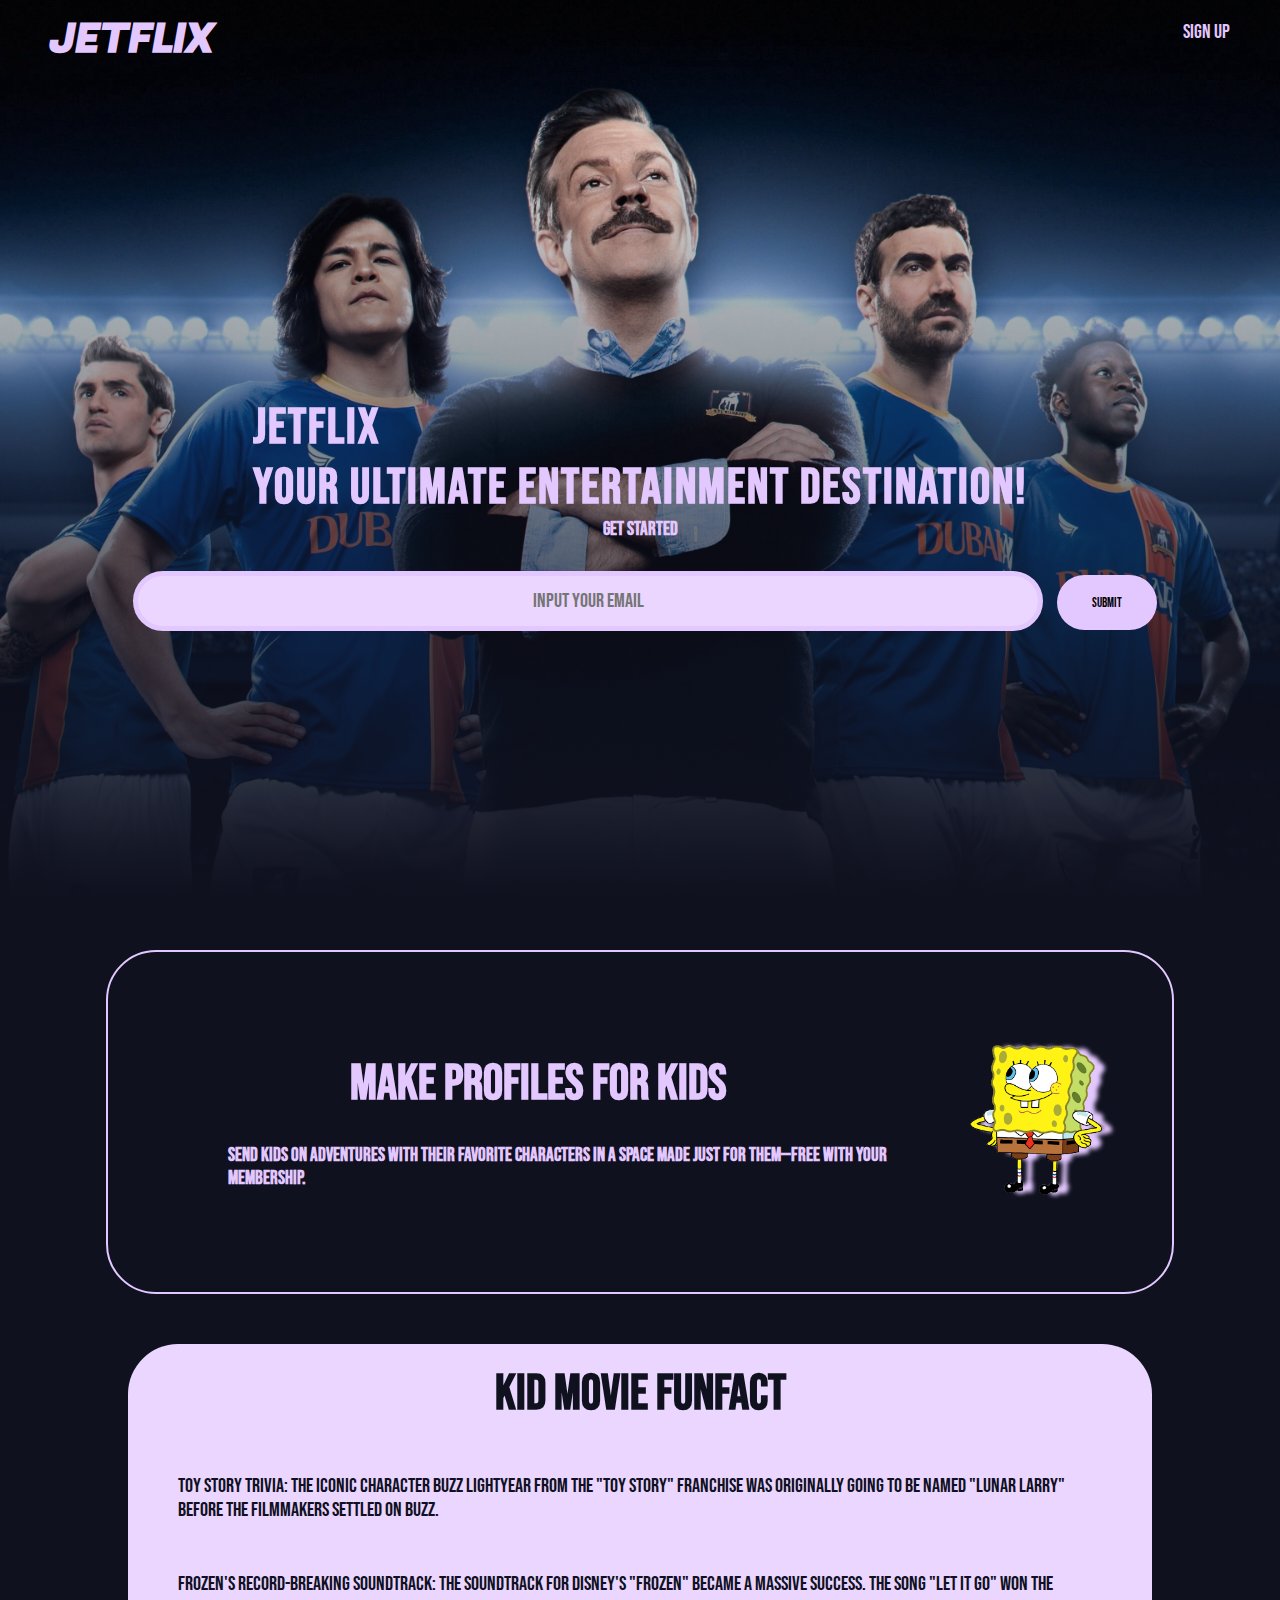
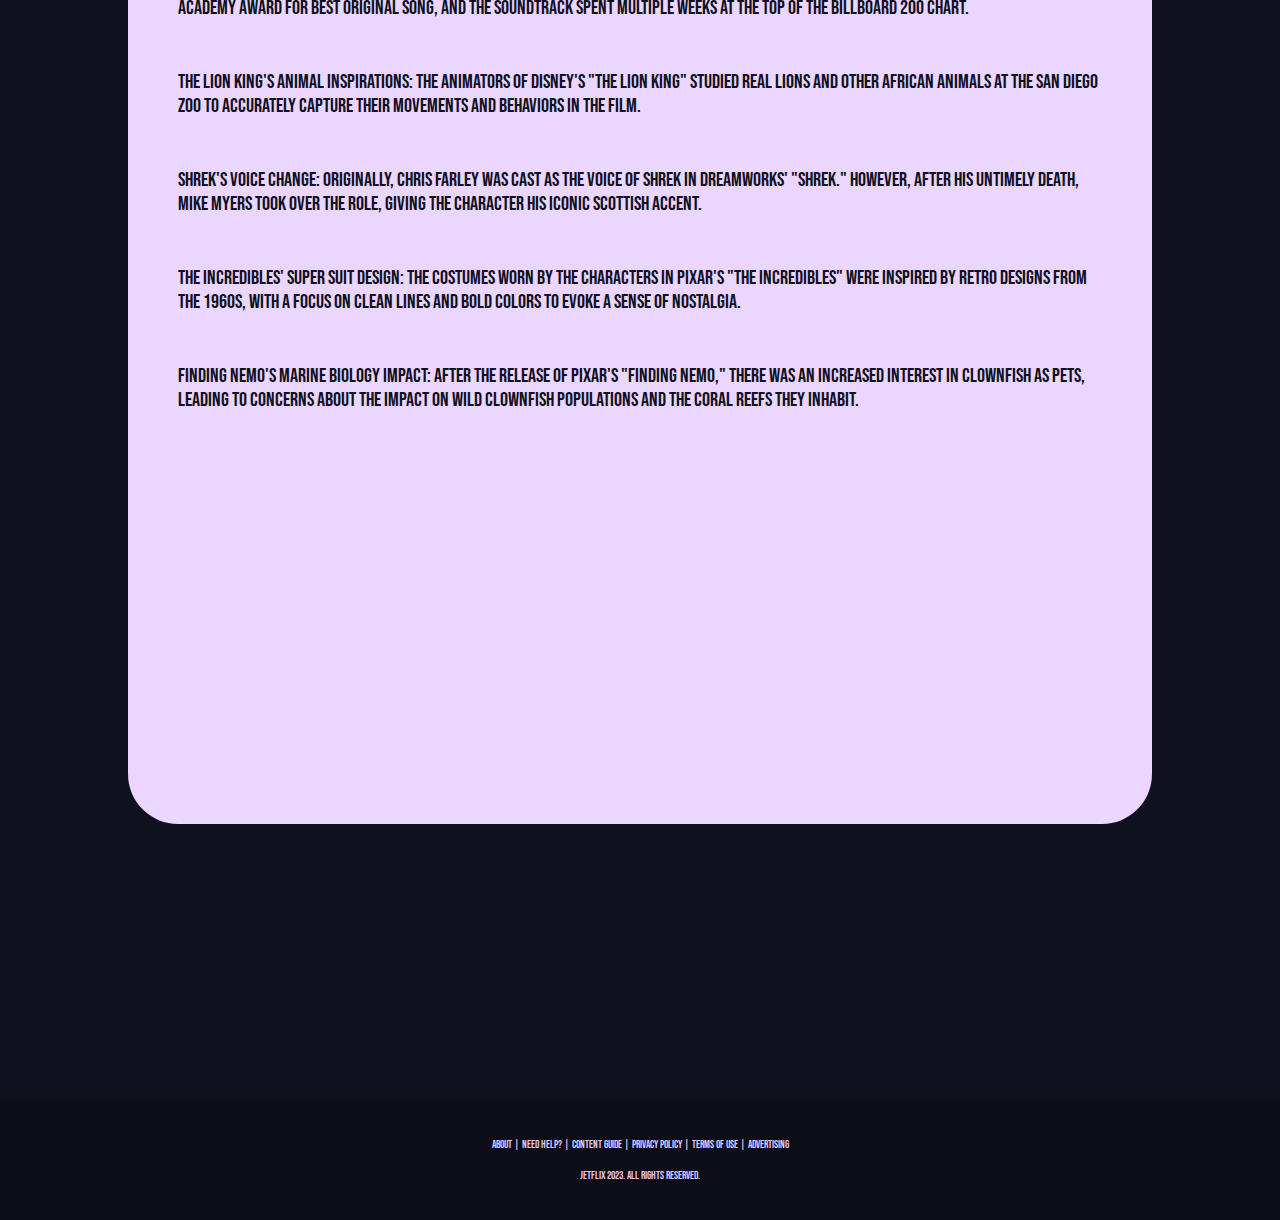
<file: index.html>
<!DOCTYPE html>
<html lang="en">
<head>
    <meta charset="UTF-8">
    <meta http-equiv="X-UA-Compatible" content="IE=edge">
    <meta name="viewport" content="width=device-width, initial-scale=1.0">
    <link rel="preconnect" href="https://fonts.googleapis.com">
    <link rel="preconnect" href="https://fonts.gstatic.com" crossorigin>
    <link href="https://fonts.googleapis.com/css2?family=Bebas+Neue&family=Fugaz+One&display=swap" rel="stylesheet">
    <link rel="stylesheet" href="style.css">
    <title>Jetflix</title>
</head>
<body>
    <div class="container">
        <div class="bgimage">
            <div class="header">
                <h1 id="logo-jetflix">JETFLIX</h1>
                <a href="signup.html" id="login-button-homepage" class="sign-up-button">Sign Up</a>
            </div>
            <div class="login-and-text">
                <div>
                    <h1 id="text-email">Jetflix <br> Your Ultimate Entertainment Destination!</h1>
                </div>
                <div id="text-up-email">
                    <h3>Get Started</h3>
                </div>
                <div class="form-email">
                    <div>
                        <form action="signup.html">
                        <input type="text" placeholder="Input Your Email" id="input-email">
                        <a href="signup.html"><button id="button-submit-form-homepage">Submit</button></a>
                        </form>
                    </div>
                </div>
            </div>
        </div>
    </div>
    <section>
        <div class="section">
            <div class="kid-profile">
                <div id="text-kid-profile">
                    <h1>Make profiles for kids</h1>
                    <h3>Send kids on adventures with their favorite characters in a space made just for them—free with your membership.</h3>
                </div>
                <div>
                    <img src="./assets/spongebob-removebg-preview.png" alt="Spongebob Picture" id="profile-pict-kid">
                </div>
            </div>
            <div class="kid-movie-funfact">
                <div class="text-kid-funfact">
                    <h1 id="text-movie-funfact">Kid Movie Funfact</h1>
                </div>
                <div class="list-funfact">
                    <ul>
                        <li>Toy Story Trivia: The iconic character Buzz Lightyear from the "Toy Story" franchise was originally going to be named "Lunar Larry" before the filmmakers settled on Buzz.</li>
                        <li>Frozen's Record-Breaking Soundtrack: The soundtrack for Disney's "Frozen" became a massive success. The song "Let It Go" won the Academy Award for Best Original Song, and the soundtrack spent multiple weeks at the top of the Billboard 200 chart.</li>
                        <li>The Lion King's Animal Inspirations: The animators of Disney's "The Lion King" studied real lions and other African animals at the San Diego Zoo to accurately capture their movements and behaviors in the film.</li>
                        <li>Shrek's Voice Change: Originally, Chris Farley was cast as the voice of Shrek in DreamWorks' "Shrek." However, after his untimely death, Mike Myers took over the role, giving the character his iconic Scottish accent.</li>
                        <li>The Incredibles' Super Suit Design: The costumes worn by the characters in Pixar's "The Incredibles" were inspired by retro designs from the 1960s, with a focus on clean lines and bold colors to evoke a sense of nostalgia.</li>
                        <li>Finding Nemo's Marine Biology Impact: After the release of Pixar's "Finding Nemo," there was an increased interest in clownfish as pets, leading to concerns about the impact on wild clownfish populations and the coral reefs they inhabit.</li>
                    </ul>
                </div>
            </div>
        </div>
    </section>
    <footer>
        <div class="footer-section">
            <p>About | Need help? | Content Guide | Privacy Policy | Terms of Use | Advertising</p>
            <br>
            <p>Jetflix 2023. All rights reserved.</p>
        </div>
    </footer>
</body>
</html>
</file>
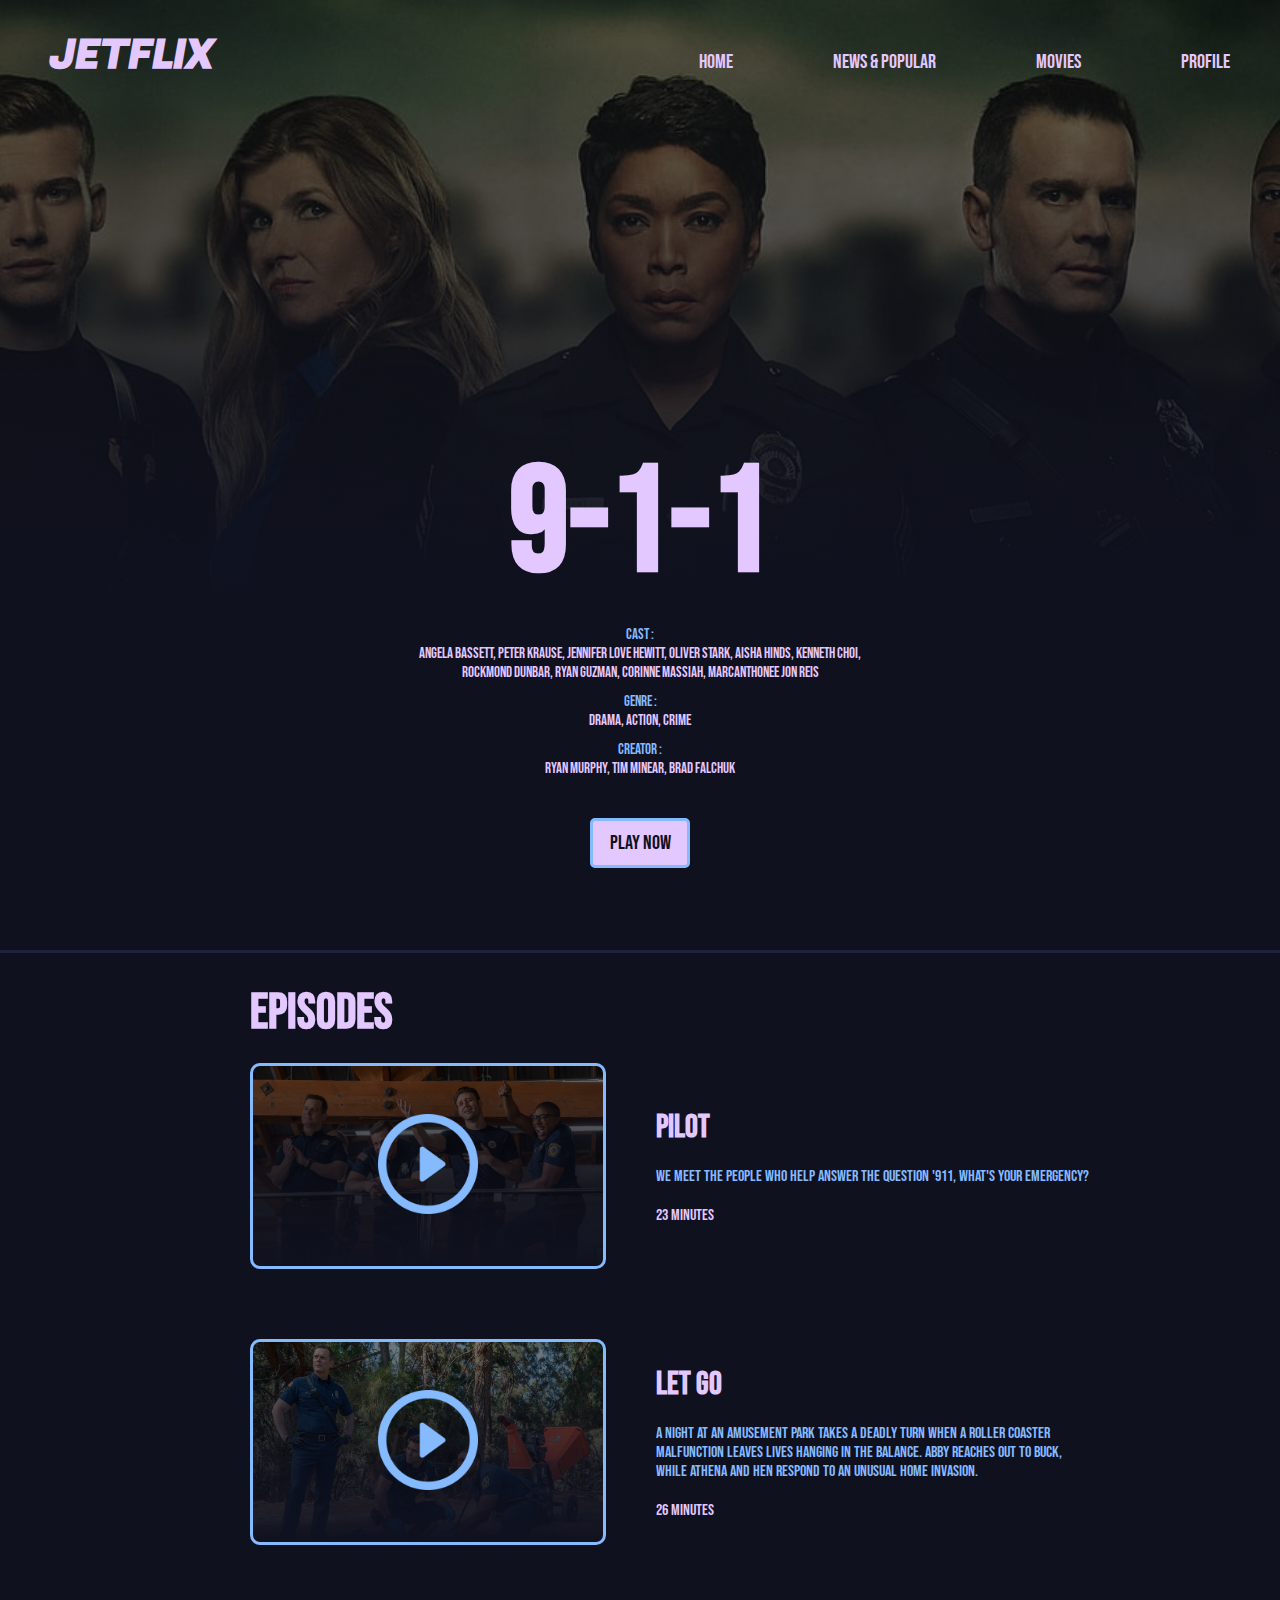
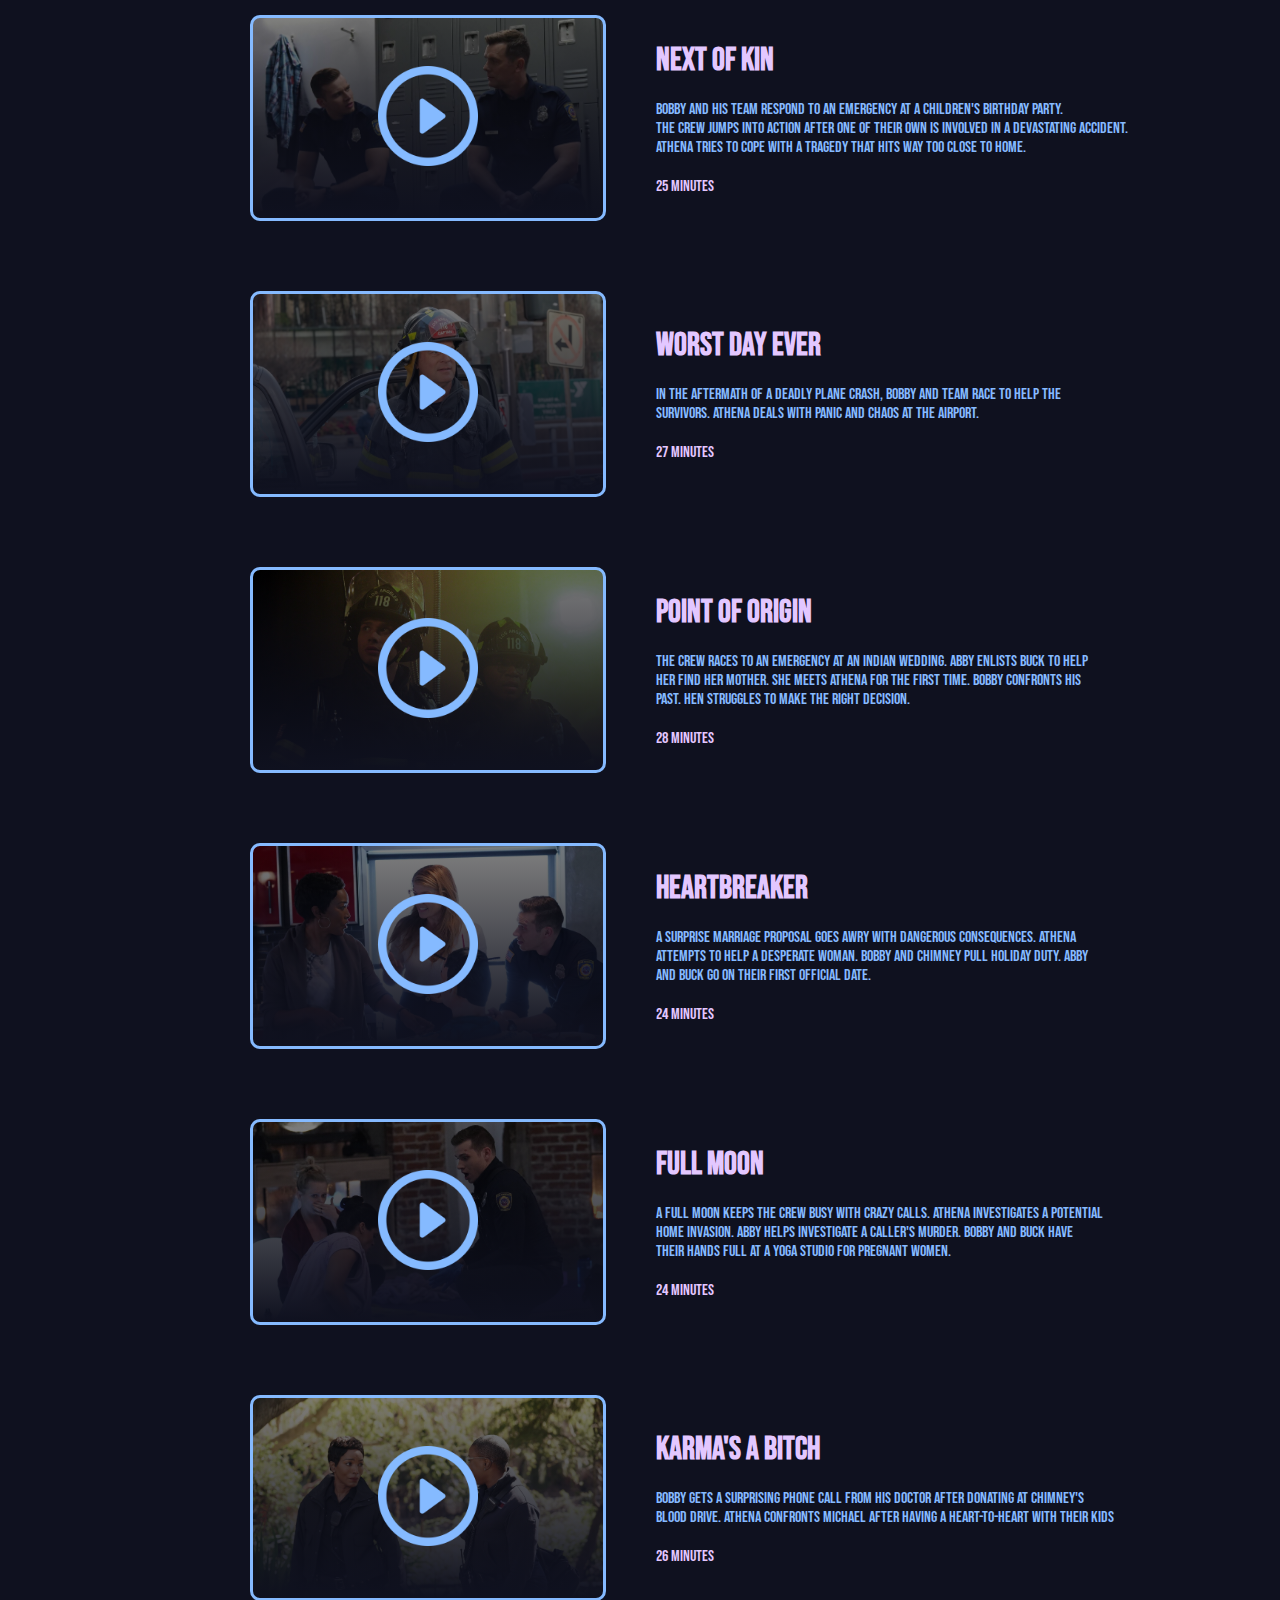
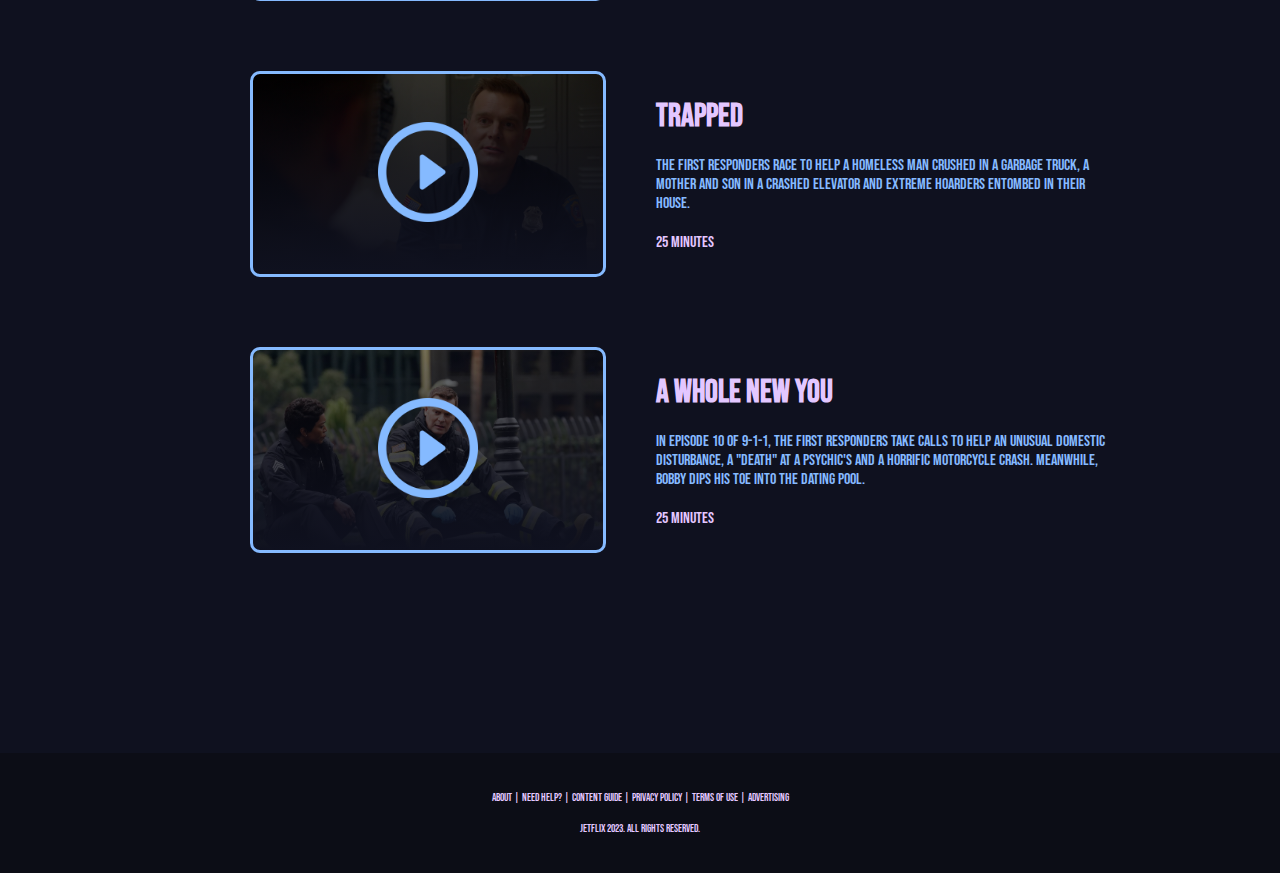
<file: 9-1-1detail.html>
<!DOCTYPE html>
<html lang="en">
<head>
    <meta charset="UTF-8" />
    <meta http-equiv="X-UA-Compatible" content="IE=edge" />
    <meta name="viewport" content="width=device-width, initial-scale=1.0" />
    <link rel="preconnect" href="https://fonts.googleapis.com" />
    <link rel="preconnect" href="https://fonts.gstatic.com" crossorigin />
    <link href="https://fonts.googleapis.com/css2?family=Bebas+Neue&family=Fugaz+One&display=swap"rel="stylesheet"/>
    <link rel="stylesheet" href="style.css" />
    <title>9-1-1</title>
    </head>
<body id="body-detail-page">
      <div id="banner-detail">
        <div class="header-news">
            <div class="logo-news">
              <a href="index.html"><h1 id="logo-jetflix">JETFLIX</h1></a>
            </div>
            <div class="nav-bar">
              <ul>
                <li><a href="index.html">Home</a></li>
                <li><a href="newsandpopular.html">News & Popular</a></li>
                <li><a href="movies.html">Movies</a></li>
                <li><a href="signup.html">Profile</a></li>
              </ul>
            </div>
          </div>
          <div id="detail-page-desc">
            <h1 id="detail-title">9-1-1</h1>
            <p><span class="category-detail">Cast : </span><br>Angela Bassett, Peter Krause, Jennifer Love Hewitt, Oliver Stark, Aisha Hinds, Kenneth Choi, <br>Rockmond Dunbar, Ryan Guzman, Corinne Massiah, Marcanthonee Jon Reis</p>
            <p><span class="category-detail">Genre : </span><br>Drama, Action, Crime</p>
            <p><span class="category-detail">Creator : </span><br>Ryan Murphy, Tim Minear, Brad Falchuk</p>
            <button id="button-detail">Play Now</button>
          </div>
      </div>
      <div id="episodes">
        <div id="hr"></div>
        <h1>Episodes</h1>
        <div id="list-episode">
            <div class="episode-list">
                <div class="video-scene episode1">
                    <a href="#"><img src="./assets/play-button.png" alt="PLay-Button"></a>
                </div>
                <div class="title-desc">
                    <h1>Pilot</h1>
                    <p>We meet the people who help answer the question '911, what's your emergency?</p>
                    <p>23 Minutes</p>
                </div>
            </div>
            <div class="episode-list">
                <div class="video-scene episode2">
                    <a href="#"><img src="./assets/play-button.png" alt="PLay-Button"></a>
                </div>
                <div class="title-desc">
                    <h1>Let Go</h1>
                    <p>A night at an amusement park takes a deadly turn when a roller coaster <br>
                        malfunction leaves lives hanging in the balance. Abby reaches out to Buck,<br> while
                        Athena and Hen respond to an unusual home invasion.</p>
                    <p>26 Minutes</p>
                </div>
            </div>
            <div class="episode-list">
                <div class="video-scene episode3">
                    <a href="#"><img src="./assets/play-button.png" alt="PLay-Button"></a>
                </div>
                <div class="title-desc">
                    <h1>Next of Kin</h1>
                    <p>Bobby and his team respond to an emergency at a children's birthday party. <br>The
                        crew jumps into action after one of their own is involved in a devastating
                        accident. <br>Athena tries to cope with a tragedy that hits way too close to home.</p>
                    <p>25 Minutes</p>
                </div>
            </div>
            <div class="episode-list">
                <div class="video-scene episode4">
                    <a href="#"><img src="./assets/play-button.png" alt="PLay-Button"></a>
                </div>
                <div class="title-desc">
                    <h1>Worst Day Ever</h1>
                    <p>In the aftermath of a deadly plane crash, Bobby and team race to help the <br>
                        survivors. Athena deals with panic and chaos at the airport.</p>
                    <p>27 Minutes</p>
                </div>
            </div>
            <div class="episode-list">
                <div class="video-scene episode5">
                    <a href="#"><img src="./assets/play-button.png" alt="PLay-Button"></a>
                </div>
                <div class="title-desc">
                    <h1>Point of Origin</h1>
                    <p>The crew races to an emergency at an Indian wedding. Abby enlists Buck to help <br>
                        her find her mother. She meets Athena for the first time. Bobby confronts his <br>
                        past. Hen struggles to make the right decision.
                        </p>
                    <p>28 Minutes</p>
                </div>
            </div>
            <div class="episode-list">
                <div class="video-scene episode6">
                    <a href="#"><img src="./assets/play-button.png" alt="PLay-Button"></a>
                </div>
                <div class="title-desc">
                    <h1>Heartbreaker</h1>
                    <p>A surprise marriage proposal goes awry with dangerous consequences. Athena <br>
                        attempts to help a desperate woman. Bobby and Chimney pull holiday duty. Abby <br>
                        and Buck go on their first official date.
                        </p>
                    <p>24 Minutes</p>
                </div>
            </div>
            <div class="episode-list">
                <div class="video-scene episode7">
                    <a href="#"><img src="./assets/play-button.png" alt="PLay-Button"></a>
                </div>
                <div class="title-desc">
                    <h1>Full Moon</h1>
                    <p>A full moon keeps the crew busy with crazy calls. Athena investigates a potential <br>
                        home invasion. Abby helps investigate a caller's murder. Bobby and Buck have <br>
                        their hands full at a yoga studio for pregnant women.
                        </p>
                    <p>24 Minutes</p>
                </div>
            </div>
            <div class="episode-list">
                <div class="video-scene episode8">
                    <a href="#"><img src="./assets/play-button.png" alt="PLay-Button"></a>
                </div>
                <div class="title-desc">
                    <h1>Karma's a Bitch</h1>
                    <p>Bobby gets a surprising phone call from his doctor after donating at Chimney's <br>
                        blood drive. Athena confronts Michael after having a heart-to-heart with their kids
                        </p>
                    <p>26 Minutes</p>
                </div>
            </div>
            <div class="episode-list">
                <div class="video-scene episode9">
                    <a href="#"><img src="./assets/play-button.png" alt="PLay-Button"></a>
                </div>
                <div class="title-desc">
                    <h1>Trapped</h1>
                    <p>The first responders race to help a homeless man crushed in a garbage truck, a <br>
                        mother and son in a crashed elevator and extreme hoarders entombed in their <br>
                        house.
                        </p>
                    <p>25 Minutes</p>
                </div>
            </div>
            <div class="episode-list">
                <div class="video-scene episode10">
                    <a href="#"><img src="./assets/play-button.png" alt="PLay-Button"></a>
                </div>
                <div class="title-desc">
                    <h1>A Whole New You</h1>
                    <p>In episode 10 of 9-1-1, the first responders take calls to help an unusual domestic <br>
                        disturbance, a "death" at a psychic's and a horrific motorcycle crash. Meanwhile, <br>
                        Bobby dips his toe into the dating pool.
                        </p>
                    <p>25 Minutes</p>
                </div>
            </div>
        </div>
        <div class="footer-section detail-gap">
            <p>About | Need help? | Content Guide | Privacy Policy | Terms of Use | Advertising</p>
            <br>
            <p>Jetflix 2023. All rights reserved.</p>
        </div>
</body>
</html>
</file>
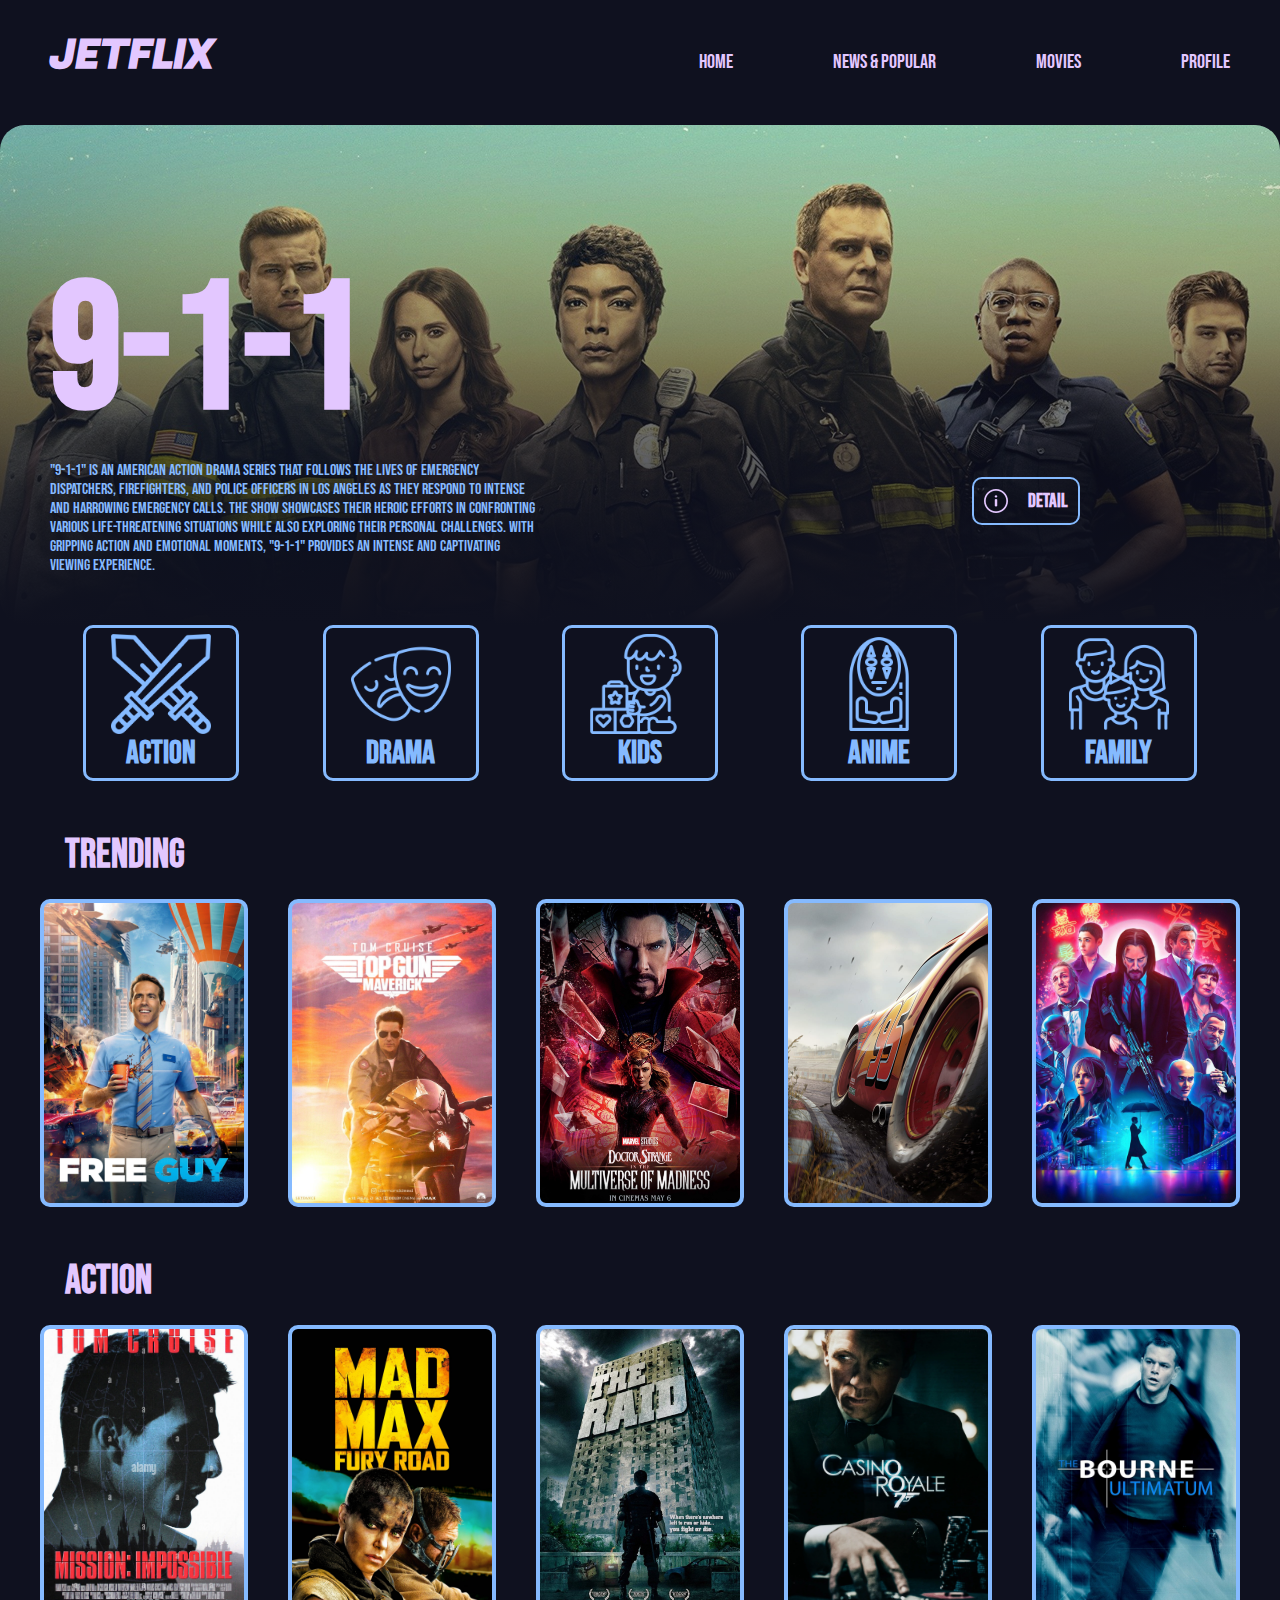
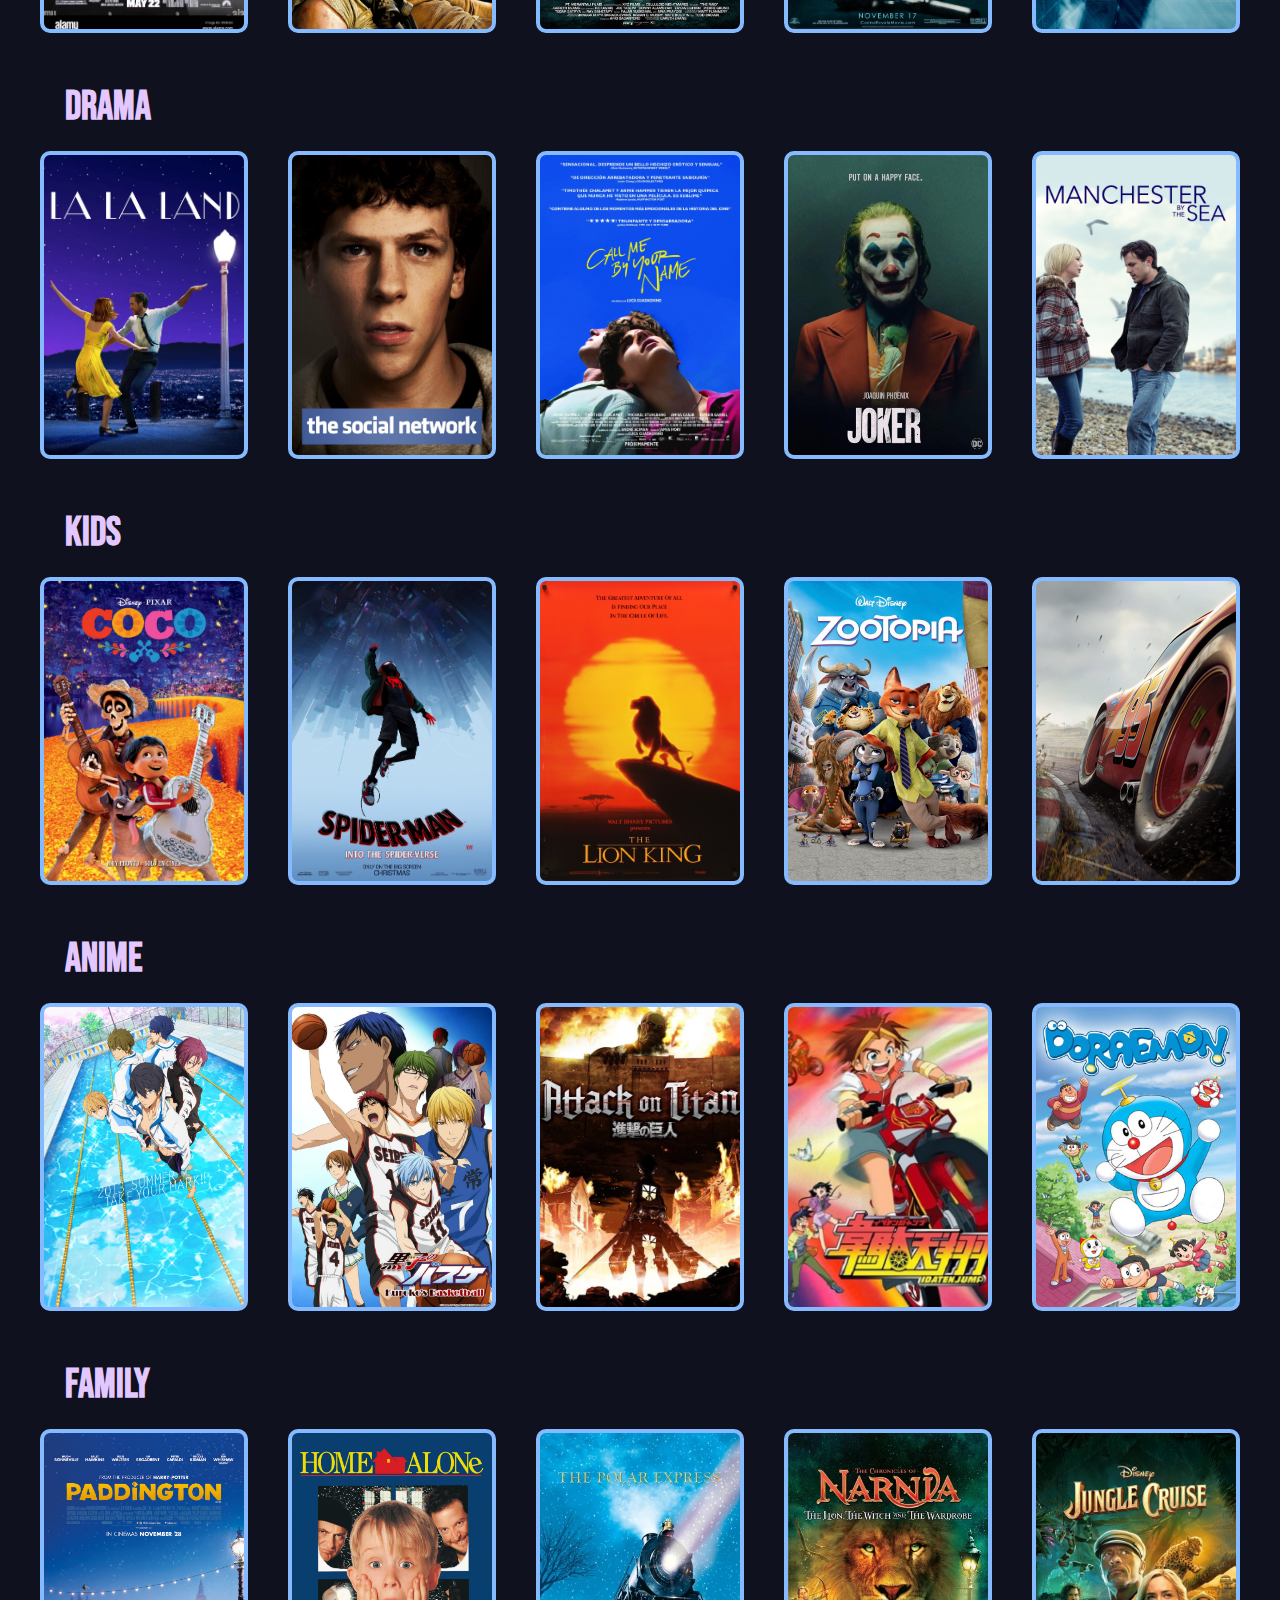
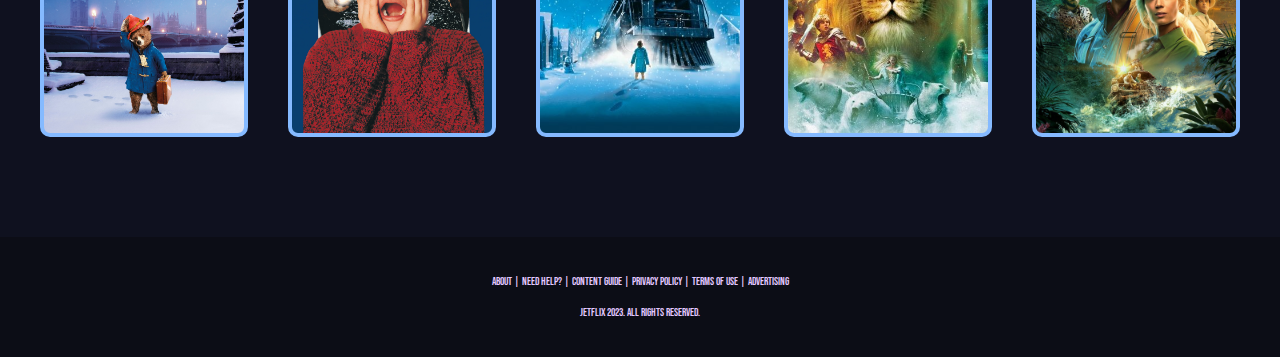
<file: movies.html>
<!DOCTYPE html>
<html lang="en">
  <head>
    <meta charset="UTF-8" />
    <meta http-equiv="X-UA-Compatible" content="IE=edge" />
    <meta name="viewport" content="width=device-width, initial-scale=1.0" />
    <link rel="preconnect" href="https://fonts.googleapis.com" />
    <link rel="preconnect" href="https://fonts.gstatic.com" crossorigin />
    <link
      href="https://fonts.googleapis.com/css2?family=Bebas+Neue&family=Fugaz+One&display=swap"
      rel="stylesheet"
    />
    <link rel="stylesheet" href="style.css" />
    <title>Jetflix Movies</title>
  </head>
  <body id="body-movies-page">
    <div class="header-news">
      <div class="logo-news">
        <a href="index.html"><h1 id="logo-jetflix">JETFLIX</h1></a>
      </div>
      <div class="nav-bar">
        <ul>
          <li><a href="index.html">Home</a></li>
          <li><a href="newsandpopular.html">News & Popular</a></li>
          <li><a href="movies.html">Movies</a></li>
          <li><a href="signup.html">Profile</a></li>
        </ul>
      </div>
    </div>
    <div id="jumbotron">
      <div id="jumbotron-title-synopsis">
        <h1 id="jumbotron-title">9-1-1</h1>
        <p id="jumbotron-synopsis">
            "9-1-1" is an American action drama series that follows the lives of
            emergency dispatchers, firefighters, and police officers in Los Angeles
            as they respond to intense and harrowing emergency calls. The show
            showcases their heroic efforts in confronting various life-threatening
            situations while also exploring their personal challenges. With gripping
            action and emotional moments, "9-1-1" provides an intense and
            captivating viewing experience.
        </p>
      </div>
      <a href="9-1-1detail.html">
        <div id="detail-button">
            <img src="./assets/info.png" alt="Detail">
            <h3>Detail</h3>
          </div>
      </a>
    </div>
    <section id="section-movies">
        <div class="category">
            <a href="#">
                <div class="category-list">
                    <img src="./assets/swords (1).png" alt="Action">
                    <h1>Action</h1>
                </div>
            </a>
            <a href="#">
                <div class="category-list">
                    <img src="./assets/theater-masks.png" alt="Drama">
                    <h1>Drama</h1>
                </div>
            </a>
            <a href="#">
                <div class="category-list">
                    <img src="./assets/playtime.png" alt="Kids">
                    <h1>Kids</h1>
                </div>
            </a>
            <a href="#">
                <div class="category-list">
                    <img src="./assets/ghost (1).png" alt="Anime">
                    <h1>Anime</h1>
                </div>
            </a>
            <a href="#">
                <div class="category-list">
                    <img src="./assets/family.png" alt="Family">
                    <h1>Family</h1>
                </div>
            </a>
        </div>
        <h1 id="trending-title">Trending</h1>
        <div class="trending-movies">
            <div id="trending-list-freeguy">
              
            </div>
            <div id="trending-list-topgun">

            </div>
            <div id="trending-list-drstange">

            </div>
            <div id="trending-list-cars">

            </div>
            <div id="trending-list-johnwick">

            </div>
        </div>
        <h1 id="trending-title">Action</h1>
        <div class="trending-movies">
            <div id="trending-list-missimpo">

            </div>
            <div id="trending-list-madmax">

            </div>
            <div id="trending-list-theraid">

            </div>
            <div id="trending-list-casinoroyale">

            </div>
            <div id="trending-list-thebourne">

            </div>
        </div>
        <h1 id="trending-title">Drama</h1>
        <div class="trending-movies">
            <div id="trending-list-lalaland">

            </div>
            <div id="trending-list-thesocnet">

            </div>
            <div id="trending-list-cmbyn">

            </div>
            <div id="trending-list-joker">

            </div>
            <div id="trending-list-mbts">

            </div>
        </div>
        <h1 id="trending-title">Kids</h1>
        <div class="trending-movies">
            <div id="trending-list-coco">

            </div>
            <div id="trending-list-spiderman">

            </div>
            <div id="trending-list-lionking">

            </div>
            <div id="trending-list-zootopia">

            </div>
            <div id="trending-list-cars">

            </div>
        </div>
        <h1 id="trending-title">Anime</h1>
        <div class="trending-movies">
            <div id="trending-list-free">

            </div>
            <div id="trending-list-kuroko">

            </div>
            <div id="trending-list-aot">

            </div>
            <div id="trending-list-idatenjump">

            </div>
            <div id="trending-list-doraemon">

            </div>
        </div>
        <h1 id="trending-title">Family</h1>
        <div class="trending-movies">
            <div id="trending-list-paddington">

            </div>
            <div id="trending-list-homealone">

            </div>
            <div id="trending-list-tpe">

            </div>
            <div id="trending-list-narnia">

            </div>
            <div id="trending-list-junglecruise">

            </div>
        </div>
        <div class="footer-section footer-movies">
          <p>About | Need help? | Content Guide | Privacy Policy | Terms of Use | Advertising</p>
          <br>
          <p>Jetflix 2023. All rights reserved.</p>
      </div>
    </section>
  </body>
</html>
</file>
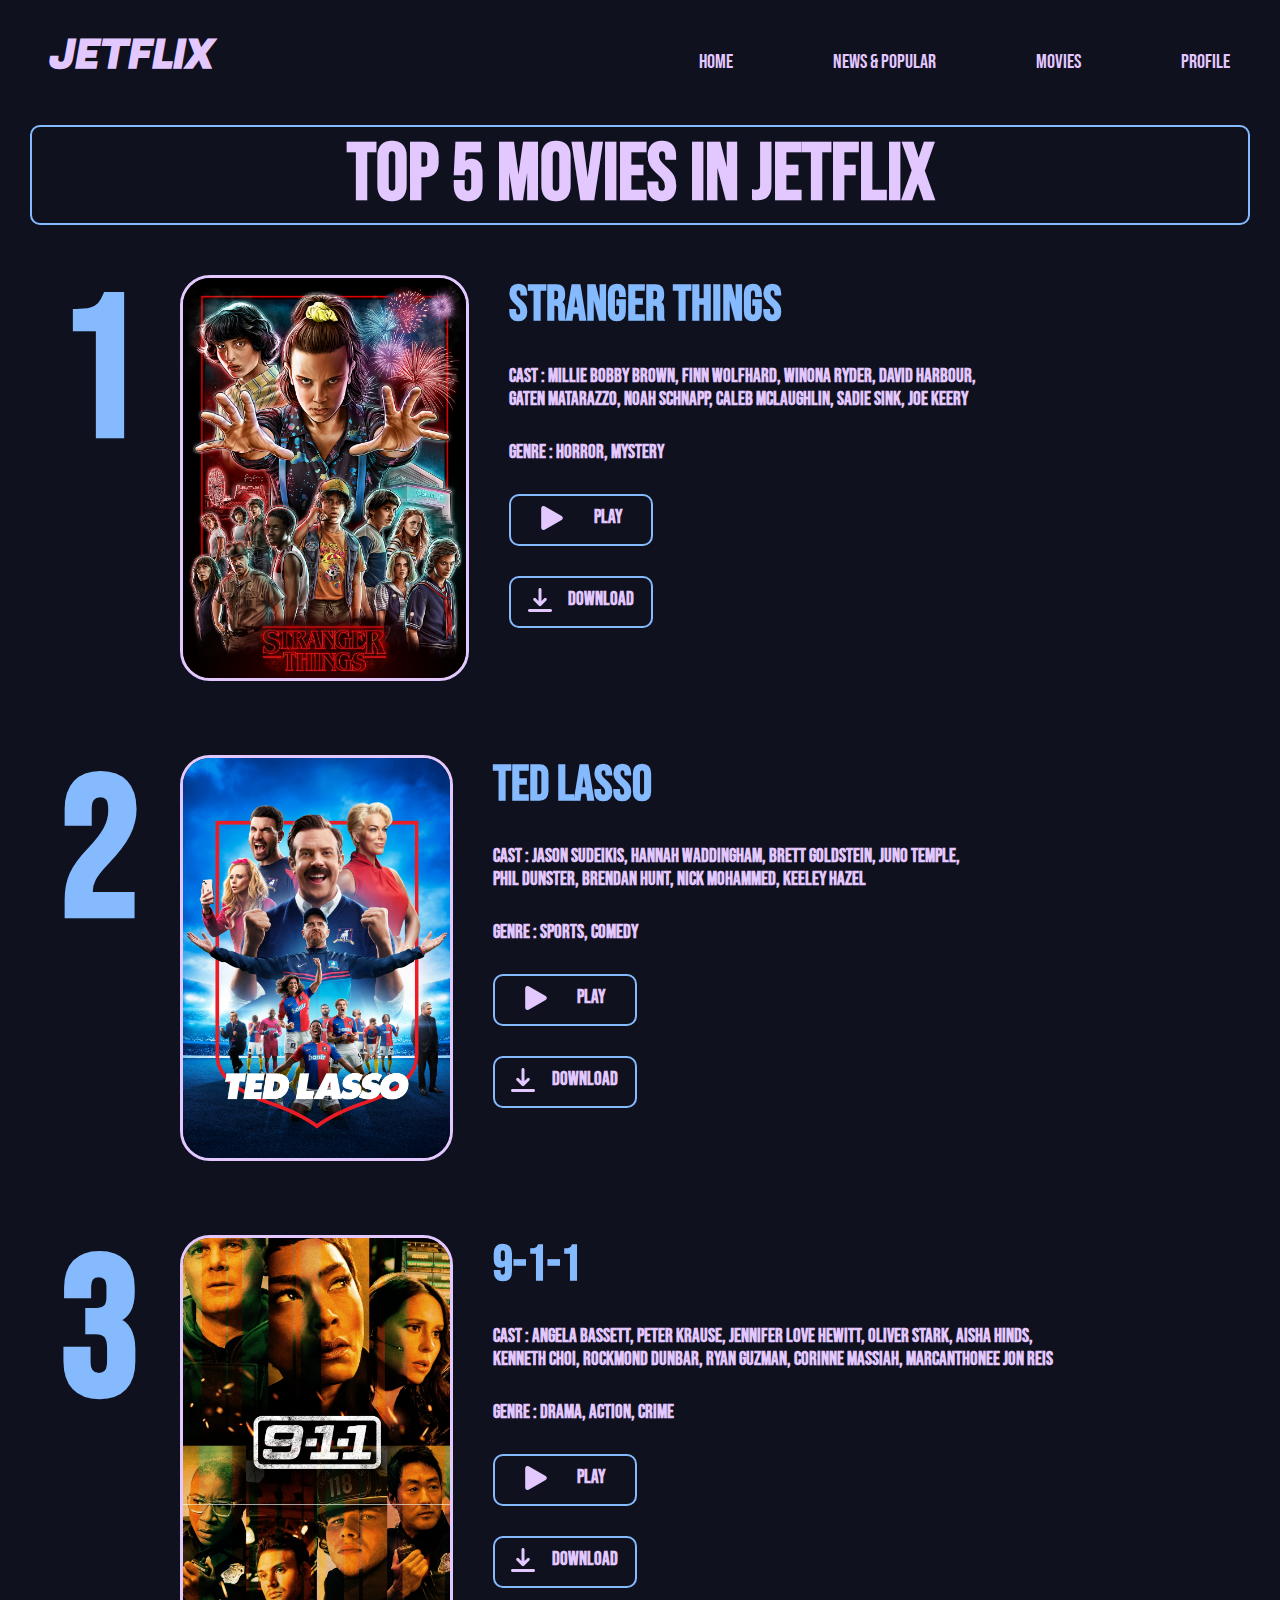
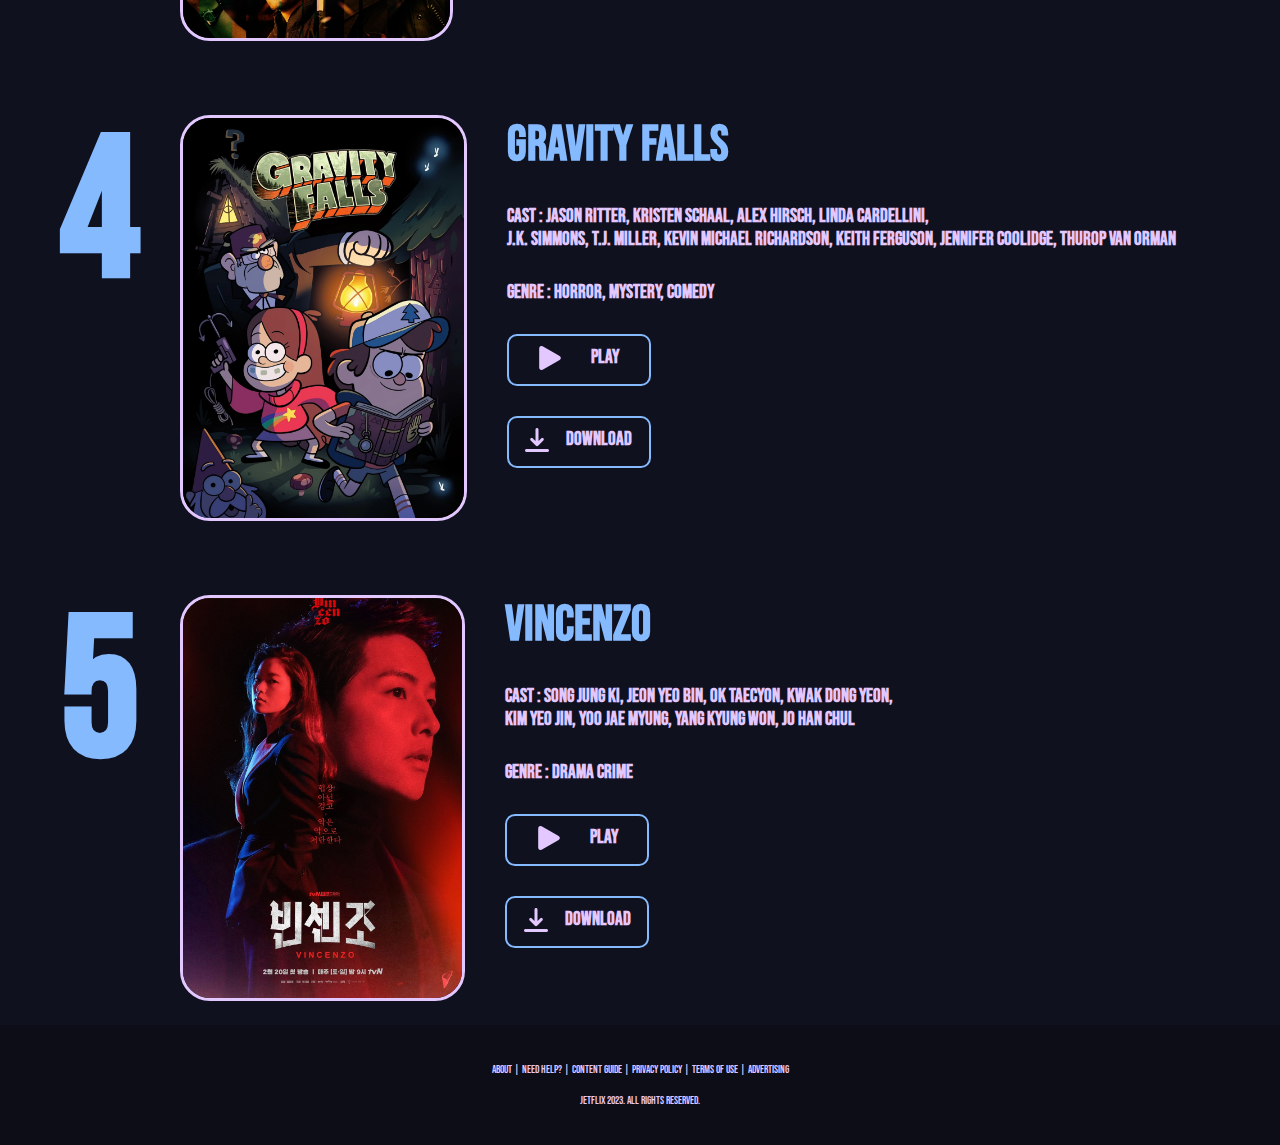
<file: newsandpopular.html>
<!DOCTYPE html>
<html lang="en">
<head>
    <meta charset="UTF-8">
    <meta name="viewport" content="width=device-width, initial-scale=1.0">
    <link rel="preconnect" href="https://fonts.googleapis.com">
    <link rel="preconnect" href="https://fonts.gstatic.com" crossorigin>
    <link href="https://fonts.googleapis.com/css2?family=Bebas+Neue&family=Fugaz+One&display=swap" rel="stylesheet">
    <link rel="stylesheet" href="style.css">
    <title>News & Popular</title>
</head>
<body id="body-news" class="signed-up">
    <div class="bg-news">
        <div class="header-news">
            <div class="logo-news">
                <a href="index.html"><h1 id="logo-jetflix">JETFLIX</h1></a>
            </div>
            <div class="nav-bar">
                <ul>
                    <li><a href="index.html">Home</a></li>
                    <li><a href="newsandpopular.html">News & Popular</a></li>
                    <li><a href="movies.html">Movies</a></li>
                    <li><a href="signup.html">Profile</a></li>
                </ul>
            </div>
        </div>
        <div class="top-movie">
            <h1 id="top-movie-title">Top 5 Movies in Jetflix</h1>
        </div>
        <div class="top-movie-list">
            <div class="movie-list">
                <h1>1</h1>
                <a href="#"><img src="./assets/df5678a752f5c4c82f0ee1bcd216cac7.png" alt="Stranger Things Photo" class="top-movie-photo"></a>
                <div class="movie-list-desc">
                    <div><a href="#"><h1 class="movie-title">Stranger Things</h1></a></div>
                    <div><h3 class="movie-desc">Cast : Millie Bobby Brown, Finn Wolfhard, Winona Ryder, David Harbour, <br> Gaten Matarazzo, Noah Schnapp, Caleb McLaughlin, Sadie Sink, Joe Keery</h3></div>
                    <div><h3 class="movie-desc">Genre : Horror, Mystery</h3></div>
                    <div class="play-download-button">
                        <a href="#"><img src="./assets/play-button-arrowhead.png" alt="Play Button" class="play-button"></a>
                        <h3 class="play-button-text">Play</h3>
                    </div>
                    <div class="play-download-button">
                        <a href="#"><img src="./assets/download-buttoon.png" alt="Download Button" class="play-button"></a>
                        <h3 class="play-button-text">Download</h3>
                    </div>
                </div>
            </div>
            <div class="movie-list">
                <h1>2</h1>
                <a href="#"><img src="./assets/ted-lasso.jpg" alt="Ted Lasso Photo" class="top-movie-photo"></a>
                <div class="movie-list-desc">
                    <div><a href=""><h1 class="movie-title">Ted Lasso</h1></a></div>
                    <div><h3 class="movie-desc">Cast : Jason Sudeikis, Hannah Waddingham, Brett Goldstein, Juno Temple, <br> Phil Dunster, Brendan Hunt, Nick Mohammed, Keeley Hazel</h3></div>
                    <div><h3 class="movie-desc">Genre : Sports, Comedy</h3></div>
                    <div class="play-download-button">
                        <a href="#"><img src="./assets/play-button-arrowhead.png" alt="Play Button" class="play-button"></a>
                        <h3 class="play-button-text">Play</h3>
                    </div>
                    <div class="play-download-button">
                        <a href="#"><img src="./assets/download-buttoon.png" alt="Download Button" class="play-button"></a>
                        <h3 class="play-button-text">Download</h3>
                    </div>
                </div>
            </div>
            <div class="movie-list">
                <h1>3</h1>
                <a href="#"><img src="./assets/911-movieposter.jpg" alt="9-1-1 Photo" class="top-movie-photo"></a>
                <div class="movie-list-desc">
                    <div><a href="#"><h1 class="movie-title">9-1-1</h1></a></div>
                    <div><h3 class="movie-desc">Cast : Angela Bassett, Peter Krause, Jennifer Love Hewitt, Oliver Stark, Aisha Hinds,<br> Kenneth Choi, Rockmond Dunbar, Ryan Guzman, Corinne Massiah, Marcanthonee Jon Reis</h3></div>
                    <div><h3 class="movie-desc">Genre : Drama, Action, Crime</h3></div>
                    <div class="play-download-button">
                        <a href="#"><img src="./assets/play-button-arrowhead.png" alt="Play Button" class="play-button"></a>
                        <h3 class="play-button-text">Play</h3>
                    </div>
                    <div class="play-download-button">
                        <a href="#"><img src="./assets/download-buttoon.png" alt="Download Button" class="play-button"></a>
                        <h3 class="play-button-text">Download</h3>
                    </div>
                </div>
            </div>
            <div class="movie-list">
                <h1>4</h1>
                <a href="#"><img src="./assets/Gravity-falls.jpeg" alt="Gravity Falls Photo" class="top-movie-photo"></a>
                <div class="movie-list-desc">
                    <div><a href="#"><h1 class="movie-title">Gravity Falls</h1></a></div>
                    <div><h3 class="movie-desc">Cast : Jason Ritter, Kristen Schaal, Alex Hirsch, Linda Cardellini, <br> J.K. Simmons, T.J. Miller, Kevin Michael Richardson, Keith Ferguson, Jennifer Coolidge, Thurop Van Orman</h3></div>
                    <div><h3 class="movie-desc">Genre : Horror, Mystery, Comedy</h3></div>
                    <div class="play-download-button">
                        <a href="#"><img src="./assets/play-button-arrowhead.png" alt="Play Button" class="play-button"></a>
                        <h3 class="play-button-text">Play</h3>
                    </div>
                    <div class="play-download-button">
                        <a href="#"><img src="./assets/download-buttoon.png" alt="Download Button" class="play-button"></a>
                        <h3 class="play-button-text">Download</h3>
                    </div>
                </div>
            </div>
            <div class="movie-list">
                <h1>5</h1>
                <a href="#"><img src="./assets/vincenzo.jpeg" alt="Vincenzo Photo" class="top-movie-photo"></a>
                <div class="movie-list-desc">
                    <div><a href="#"><h1 class="movie-title">Vincenzo</h1></a></div>
                    <div><h3 class="movie-desc">Cast : Song jung Ki, Jeon Yeo Bin, Ok Taecyon, Kwak Dong Yeon, <br> Kim Yeo Jin, Yoo Jae Myung, Yang Kyung Won, Jo Han Chul</h3></div>
                    <div><h3 class="movie-desc">Genre : Drama Crime</h3></div>
                    <div class="play-download-button">
                        <a href="#"><img src="./assets/play-button-arrowhead.png" alt="Play Button" class="play-button"></a>
                        <h3 class="play-button-text">Play</h3>
                    </div>
                    <div class="play-download-button">
                        <a href="#"><img src="./assets/download-buttoon.png" alt="Download Button" class="play-button"></a>
                        <h3 class="play-button-text">Download</h3>
                    </div>
                </div>
            </div>
        </div>
    </div>
    <footer>
        <div class="footer-section">
            <p>About | Need help? | Content Guide | Privacy Policy | Terms of Use | Advertising</p>
            <br>
            <p>Jetflix 2023. All rights reserved.</p>
        </div>
    </footer>
</body>
</html>
</file>
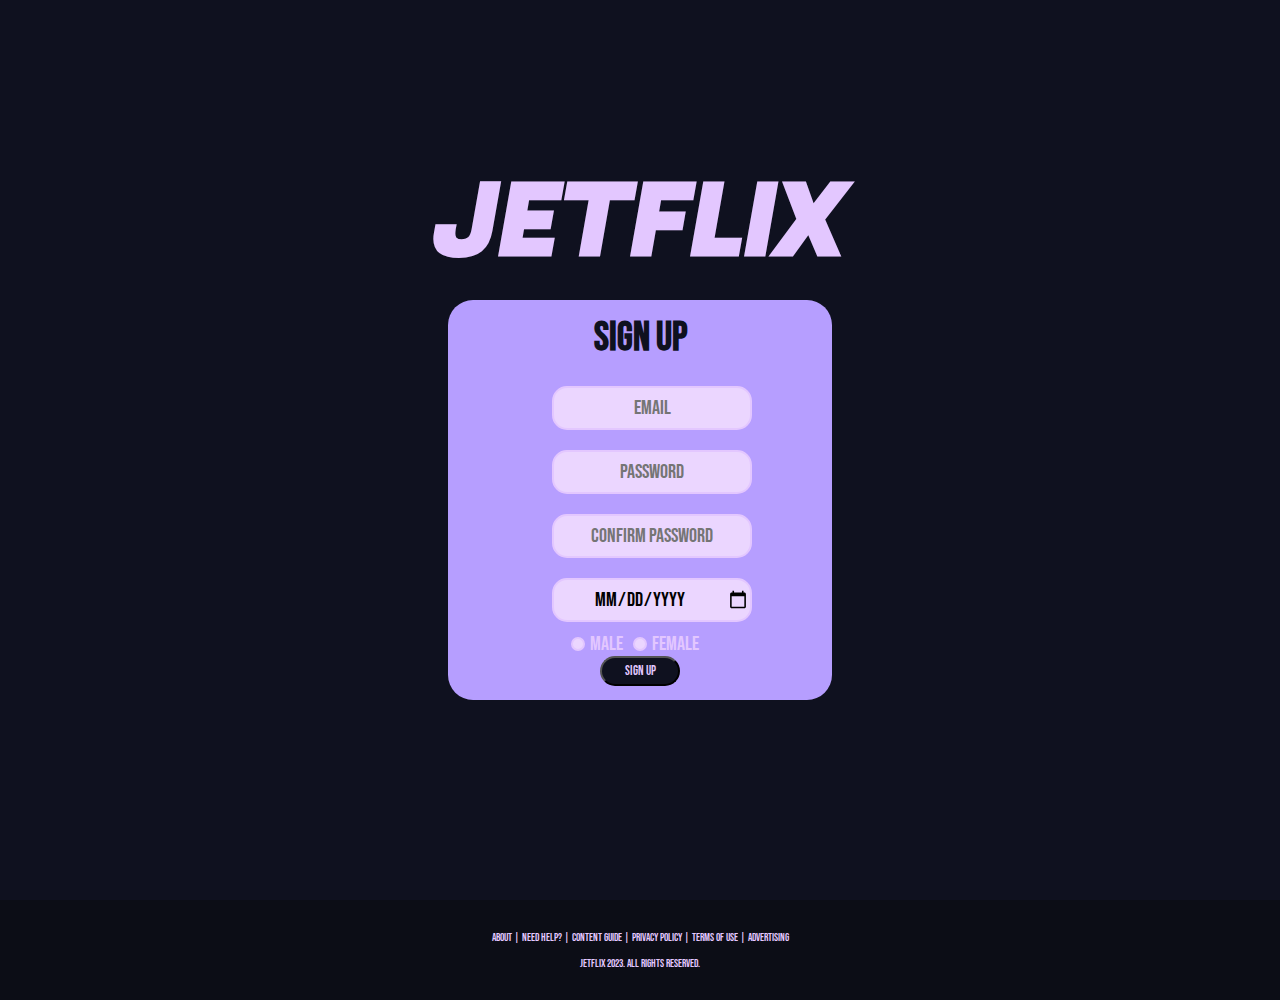
<file: signup.html>
<!DOCTYPE html>
<html lang="en">
<head>
    <meta charset="UTF-8">
    <meta http-equiv="X-UA-Compatible" content="IE=edge">
    <meta name="viewport" content="width=device-width, initial-scale=1.0">
    <link rel="stylesheet" href="style.css">
    <link rel="preconnect" href="https://fonts.googleapis.com">
    <link rel="preconnect" href="https://fonts.gstatic.com" crossorigin>
    <link href="https://fonts.googleapis.com/css2?family=Bebas+Neue&family=Fugaz+One&display=swap" rel="stylesheet">
    <title>Sign Up</title>
</head>
<body>
    <div class="loginpage">
        <header>
            <a href="index.html"><h1 id="logo-loginpage">JETFLIX</h1></a>
        </header>
        <section class="loginform">
            <div>
                <h1 id="form-title">Sign up</h1>
            </div>
            <div class="form-input">
                <form id="form-input">
                  <input type="text" id="email" placeholder="Email">
                  <br>
                  <input type="password" name="password" id="password" placeholder="Password">
                  <br>
                  <input type="password" name="password" id="confirm-password" placeholder="Confirm password">
                  <br>
                  <input type="date" id="birthdate">
                  <br>
                  <div class="input-gender-container">
                    <div>
                      <input type="radio" name="gender" id="input-gender-male">
                      <label for="input-gender-male">Male</label>
                    </div>
                    <input type="radio" name="gender" id="input-gender-female">
                    <label for="input-gender-female">Female</label>
                  </div>
                  <div class="submit-button">
                    <div>
                      <button id="submit-button">Sign Up</button>
                    </div>
                  </div>
                </form>
              </div>
        </section>
    </div>
    <footer>
      <div class="footer-signup">
          <div>
            <p>About | Need help? | Content Guide | Privacy Policy | Terms of Use | Advertising</p>
            <br>
            <p>Jetflix 2023. All rights reserved.</p>
          </div>
      </div>
  </footer>
  <script>
    const formInput = document.getElementById("form-input");
    const emailInput = document.getElementById("email");
    const passwordInput = document.getElementById("password");
    const confPassword = document.getElementById("confirm-password");
    const birthInput = document.getElementById("birthdate");
    const maleInput = document.getElementById("input-gender-male");
    const femaleInput = document.getElementById("input-gender-female");

    formInput.onsubmit = function(event){
      event.preventDefault();

      const email = emailInput.value;
      const password = passwordInput.value;
      const conpass = confPassword.value;
      const age = birthInput.value;
      const isMaleChecked = maleInput.checked;
      const isFemaleChecked = femaleInput.checked;

      if(!email.includes("@")){
        alert("Please enter a valid email address.");
        return;
      }

      if(password.length < 5){
        alert("Password must contain atleast 5 characters");
        return;
      }

      if(password != conpass){
        alert("Password must be same");
        return;
      }

      const ageNum = parseInt(age); // function untuk mengubah tipe data menjadi integer
        if(ageNum < 12 ){
            alert("Age must above 12, or sign up kids profile");
            return;
      }

      if(isMaleChecked == false && isFemaleChecked == false){
        alert("Gender must be choosed");
        return;
      }
      
      alert("Success!");
      window.location.href = "newsandpopular.html";

    }
  </script>  
</body>
</html>
</file>
<file: style.css>
*{
    padding: 0%;
    margin: 0%;
}

.bgimage{
    height: 100vh;
    background-image: linear-gradient(0deg, #0f111f, rgba(0,0,0,0)), url(./assets/bg-for-homepage.jpg);
    background-size: cover;
    background-position: center;
    background-repeat: repeat;
    z-index: -1;
}

.header{
    display: flex;
    /* background-color: black; */
    justify-content: space-between;
}

#logo-jetflix{
    color: #e3c7ff;
    font-family: 'Fugaz One', sans-serif;
    font-size: 50px;
    text-align: left;
    margin-top: 10px;
    margin-left: 50px;
    text-decoration: none;
}

#login-button-homepage{
    color: #e3c7ff;
    font-family: 'Bebas Neue', sans-serif;
    font-size:20px;
    text-align: right;
    text-decoration: none;
    margin-top: 20px;
    margin-right: 50px;
}

.login-and-text{
    height: 500px;
    width: 100%;
    margin-top: 200px;
    /* background-color: black; */
    display: flex;
    flex-direction: column;
    justify-content: center;
    align-items: center;
}

#text-email{
    color: #e3c7ff;
    font-size: 50px;
    font-family: 'Bebas Neue', sans-serif;
    letter-spacing: 2px;
}

#input-email{
    text-align: center;
    border: 5px solid #e3c7ff;
    margin-top: 30px;
    border-radius: 50px;
    width: 100vh;
    height: 50px;
    text-align: center;
    font-family: 'Bebas Neue', sans-serif;
    font-size: 20px;
    color: #e3c7ff;
}

#text-up-email{
    color: #e3c7ff;
    font-family: 'Bebas Neue', sans-serif;
}

#button-submit-form-homepage{
    width: 100px;
    height: 55px;
    background-color: #e3c7ff;
    border: none;
    border-radius: 150px;
    font-family: 'Bebas Neue', sans-serif;
}

section{
    height: 200vh;
    background-color: #0f111f;
}

.section{
    display: flex;
    flex-direction: column;
    justify-content: center;
    align-items: center;
}

.kid-profile{
    height: 300px;
    width: 80%;
    padding: 20px;
    margin: 50px;
    display: flex;
    align-items: center;
    justify-content: center;
    /* background-color: #85baff; */
    border-radius: 50px;
    border: 2px solid #e3c7ff;
}

#profile-pict-kid{
    height: 150px;
    margin-right: 50px;
    filter: drop-shadow(10px 1px 2px #e3c7ff);
}

#text-kid-profile > h1{
    font-family: 'Bebas Neue', sans-serif;
    color: #e3c7ff;
    font-size: 50px;
    margin-right: 20px;
    text-align: center;
}

#text-kid-profile > h3{
    font-family: 'Bebas Neue', sans-serif;
    color: #e3c7ff;
    margin-right: 20px;
    margin-left: 100px;
    margin-top: 30px;
}

.kid-movie-funfact{
    height: 120vh;
    width: 80%;
    border-radius: 50px;
    background-color: #ebd6ff;
    display: inline-block;
    flex-direction: center;
    justify-content: center;
    /* align-items: center; */
}

#text-movie-funfact{
    font-family: 'Bebas Neue', sans-serif;
    font-size: 50px;
    color: #0f111f;
    text-align: center;
    margin-top: 20px;
}

li{
    font-family: 'Bebas Neue', sans-serif;
    color: #0f111f;
    margin-top: 50px;
    margin-left: 50px;
    margin-right: 50px;
    text-align: left;
    font-size: 20px;
    list-style: none;
}

.footer-section{
    height: 120px;
    width: 100%;
    background-color: #0c0d16;
    display: flex;
    flex-direction: column;
    justify-content: center;
    align-items: center;
}

.footer-section p{
    color: #e3c7ff;
    font-size: 11px;
    font-family: 'Bebas Neue', sans-serif;
}

@media screen and (max-width: 768px){
    #logo-jetflix{
      font-size: 30px;
    }

    .login-and-text {
        margin-top: 100px;
      }
    
      #text-email {
        font-size: 30px;
        text-align: center;
      }
    
      #input-email {
        width: 60%;
        max-width: 300px;
        margin-bottom: 40px;
      }
    
      #text-up-email {
        margin-top: 20px;
        text-align: center;
      }
    
      #button-submit-form-homepage {
        width: 80px;
        height: 45px;
      }
    
      section {
        height: 170vh;
      }
    
      .kid-profile {
        height: auto;
        width: 90%;
        margin: 20px;
        flex-direction: column;
      }
    
      #profile-pict-kid {
        height: 100px;
        margin-right: 0;
        margin-bottom: 20px;
      }
    
      #text-kid-profile > h1 {
        font-size: 30px;
        margin: 0;
        margin-bottom: 10px;
        text-align: center;
      }
    
      #text-kid-profile > h3 {
        font-size: 20px;
        margin: 0;
        margin-top: 10px;
        margin-left: 0;
        text-align: center;
      }
    
      .kid-movie-funfact {
        height: auto;
        width: 90%;
        margin: 20px;
        padding: 10px;
      }
    
      #text-movie-funfact {
        font-size: 30px;
        margin-top: 10px;
      }
    
      li {
        margin-top: 30px;
        margin-left: 0;
        text-align: center;
        font-size: 15px;
      }
}

@media screen and (max-width: 600px){
  #logo-jetflix{

  }
}

/* LOGIN PAGE */

.loginpage{
  height: 100vh;
  background-color: #0f111f;
  display: flex;
  flex-direction: column;
  justify-content: center;
  align-items:center;
}

#logo-loginpage{
  height: 150px;
  font-family: 'Fugaz One', sans-serif;
  color: #e3c7ff;
  font-size: 100px;
  text-align: center;
  /* background-color: white; */
}

a{
  text-decoration: none;
}

.loginform{
  height: 400px;
  width: 30%;
  margin-bottom: 50px;
  border-radius: 25px;
  background-color: #b69eff;
  display: flex;
  justify-content:space-evenly;
  flex-direction: column;
  align-items: center;
}

#form-title{
  font-family: 'Bebas Neue', sans-serif;
  color: #0f111f;
  font-size: 40px;
  /* background-color: black; */
}

input{
  text-align: center;
  font-size: 20px;
  font-family: 'Bebas Neue', sans-serif;
  border-radius: 15px;
  border : 2px solid #e3c7ff;
  height: 40px;
  width: 100%;
  margin: 10px;
  background-color: #ebd6ff;
}

#input-gender-male, #input-gender-female {
  display: none;
}

.input-gender-container {
  display: flex;
  flex-direction: row;
  justify-content: center;
  align-items: center;
}

input[type="radio"] + label {
  font-family: 'Bebas Neue', sans-serif;
  color: #e3c7ff;
  font-size: 20px;
  display: flex;
  flex-direction: row;
  align-items: center;
  margin-right: 10px;
}

input[type="radio"] + label:before {
  content: "";
  display: flex;
  flex-direction: row;
  width: 10px;
  height: 10px;
  border-radius: 50%;
  border: 2px solid #e3c7ff;
  background-color: #ebd6ff;
  margin-right: 5px;
}

input[type="radio"]:checked + label:before {
  background-color: #0f111f;
}

.submit-button{
  display: flex;
  justify-content: center;
  align-items: center;
}

#submit-button{
  background-color: #0f111f;
  color: #e3c7ff;
  font-family: 'Bebas Neue', sans-serif;
  width: 80px;
  height: 30px;
  border-radius: 15px;
}

#submit-button > a{
  color: #e3c7ff;
}

.footer-signup{
    width: 100%;
    height: 100px;
    color: #e3c7ff;
    font-family: 'Bebas Neue', sans-serif;
    font-size: 11px;
    background-color: #0c0d16;
    display: flex;
    flex-direction: row;
    justify-content: center;
    align-items: center;
    text-align: center;
}

@media screen and (max-width: 768px){
  #logo-loginpage{
    font-size: 60px;
    /* margin-top: 20px; */
  }
  input{
    height: 30px;
    /* width: 60%; */
  }
  .loginform{
    width: 40%;
  }
}

@media screen and (max-width: 600px){
  input{
    height: 30px;
  }
  .loginform{
    width: 50%;
  }
}

/* News and Popular */

.signed-up .sign-up-button {
  display: none;
}

#body-news{
  background-color: #0f111f;
}

#logo-jetflix{
  color: #e3c7ff;
  font-family: 'Fugaz One', sans-serif;
  font-size: 2.5em;
  text-align: left;
  margin-top: 0px;
  margin-left: 50px;
  text-decoration: none;
  padding-top: 10px;
  /* background-color: #0c0d16; */
}

.header-news{
  display: flex;
  justify-content: space-between;
  align-items: baseline;
}

.nav-bar{
  padding-top: 0;
}

.nav-bar ul{
  display: flex;
  flex-direction: row;
  justify-content: center;
  align-items: center;
}

.nav-bar > ul > li > a{
  color: #e3c7ff;
  padding-top: 0;
  margin-top: 0;
  list-style-type: none;
}

.top-movie{
  margin-top: 40px;
}

#top-movie-title{
  color: #e3c7ff;
  font-family: 'Bebas Neue', sans-serif;
  text-align: center;
  margin-left: 30px;
  margin-right: 30px;
  border: 2px solid #85baff;
  border-radius: 10px;
  font-size: 5em;
}

.top-movie-list{
  /* border: 2px solid #85baff; */
  border-radius: 10px;
  margin-top: 20px;
  margin-left: 30px;
  margin-right: 30px;
}

.movie-list{
  display: flex;
  flex-direction: row;
  gap: 40px;
  margin-top: 30px;
}

.movie-list > h1{
  font-family: 'Bebas Neue', sans-serif;
  color: #85baff;
  font-size: 12.5em;
  margin-left: 30px;
}

.top-movie-photo{
  margin-top: 20px;
  margin-bottom: 20px;
  height: 400px;
  border-radius: 30px;
  border: 3px solid #e3c7ff;
}

.movie-list-desc{
  /* height: 80vh; */
  display: flex;
  flex-direction: column;
  gap: 30px;
}

.movie-title{
  color: #85baff;
  font-size: 3.125em;
  font-family: 'Bebas Neue', sans-serif;
  margin-top: 20px;
}

.movie-desc{
  color: #e3c7ff;
  font-family: 'Bebas Neue';
}

.play-download-button{
  display: flex;
  justify-content: space-evenly;
  gap: 10px;
  border: 2px solid #85baff;
  border-radius: 10px;
  padding: 10px;
  width: 120px;
  margin-top: px;
}

.play-button-text{
  color: #e3c7ff;
  font-family: 'Bebas Neue';
}

/* Movie Page */

#body-movies-page{
  background-color: #0f111f;
  display: flex;
  flex-direction: column;
}

#jumbotron{
  height: 500px;
  border-radius: 25px;
  background-image: linear-gradient(0deg, #0f111f, rgba(0, 0, 0, 0)), url(./assets/9-1-1_Jumbotron.jpg);
  background-position: center top;
  background-repeat: no-repeat;
  background-size: 100%;
  margin-top: 40px;
  display: flex;
  flex-direction: row;
  justify-content: space-evenly;
  align-items: end;
  pointer-events: none;
}

#jumbotron-title{
  /* background-color: aliceblue; */
  width: 50%;
  color: #e3c7ff;
  font-family: 'Bebas Neue', sans-serif;
  font-size: 20vh;
  text-align: left;
  margin-top: 100px;
  margin-left: 50px;
}

#jumbotron-title-synopsis{
  display: flex;
  flex-direction: column;
  justify-content: center;
  align-items: start;
}

#jumbotron-synopsis{
  color: #85baff;
  width: 50%;
  font-family: 'Bebas Neue';
  margin-bottom: 50px;
  margin-left: 50px;
  text-align: left;
}

#detail-button{
  border: 2px solid #85baff;
  border-radius: 10px;
  margin-right: 200px;
  margin-bottom: 100px;
  display: flex;
  justify-content: start; 
  align-items: center;
  pointer-events: auto;
}

#detail-button > img{
  /* margin-left: 10px; */
  padding: 10px;
}

#detail-button > h3{
  color: #e3c7ff;
  padding: 10px;
  font-family: 'Bebas Neue';
}

.category{
  display: flex;
  flex-direction: row;
  justify-content: space-evenly;
}

.category-list{
  height: 150px;
  width: 150px;
  border: 3px solid #85baff;
  border-radius: 10px;
  display: flex;
  flex-direction: column;
  justify-content: center;
  align-items: center;
}

.category-list:hover{
  background-color: #e3c7ff;
}

.category-list > img{
  height: 100px;
  width: 100px;
}

.category-list > h1{
  color: #85baff;
  font-family: 'Bebas Neue';
}

#trending-title{
  color: #e3c7ff;
  font-family: 'Bebas Neue', sans-serif;
  font-size: 40px;
  margin-top: 50px;
  margin-left: 65px;
}

.trending-movies{
  display: flex;
  justify-content: space-evenly;
  align-items: center;
}

#trending-list-freeguy{
  height: 300px;
  width: 200px;
  margin-top: 20px;
  border: 4px solid #85baff;
  border-radius: 10px;
  background-image: url(./assets/freeguy.jpg);
  background-size: cover;
  background-position: center;
  background-repeat: no-repeat;
}

#trending-list-topgun{
  height: 300px;
  width: 200px;
  margin-top: 20px;
  border: 4px solid #85baff;
  border-radius: 10px;
  background-image: url(./assets/topgun.jpg);
  background-size: cover;
  background-position: center;
  background-repeat: no-repeat;
}

#trending-list-drstange{
  height: 300px;
  width: 200px;
  margin-top: 20px;
  border: 4px solid #85baff;
  border-radius: 10px;
  background-image: url(./assets/drstra.jpg);
  background-size: cover;
  background-position: center;
  background-repeat: no-repeat;
}

#trending-list-cars{
  height: 300px;
  width: 200px;
  margin-top: 20px;
  border: 4px solid #85baff;
  border-radius: 10px;
  background-image: url(./assets/cars.jpg);
  background-size: cover;
  background-position: center;
  background-repeat: no-repeat;
}

#trending-list-johnwick{
  height: 300px;
  width: 200px;
  margin-top: 20px;
  border: 4px solid #85baff;
  border-radius: 10px;
  background-image: url(./assets/johnwick.jpg);
  background-size: cover;
  background-position: center;
  background-repeat: no-repeat;
}

#trending-list-missimpo{
  height: 300px;
  width: 200px;
  margin-top: 20px;
  border: 4px solid #85baff;
  border-radius: 10px;
  background-image: url(./assets/missimpo.jpg);
  background-size: cover;
  background-position: center;
  background-repeat: no-repeat;
}

#trending-list-madmax{
  height: 300px;
  width: 200px;
  margin-top: 20px;
  border: 4px solid #85baff;
  border-radius: 10px;
  background-image: url(./assets/madmax.jpg);
  background-size: cover;
  background-position: center;
  background-repeat: no-repeat;
}

#trending-list-theraid{
  height: 300px;
  width: 200px;
  margin-top: 20px;
  border: 4px solid #85baff;
  border-radius: 10px;
  background-image: url(./assets/theraid.jpg);
  background-size: cover;
  background-position: center;
  background-repeat: no-repeat;
}

#trending-list-casinoroyale{
  height: 300px;
  width: 200px;
  margin-top: 20px;
  border: 4px solid #85baff;
  border-radius: 10px;
  background-image: url(./assets/casinoroyale.jpeg);
  background-size: cover;
  background-position: center;
  background-repeat: no-repeat;
}

#trending-list-thebourne{
  height: 300px;
  width: 200px;
  margin-top: 20px;
  border: 4px solid #85baff;
  border-radius: 10px;
  background-image: url(./assets/thbourne.jpg);
  background-size: cover;
  background-position: center;
  background-repeat: no-repeat;
}

#trending-list-lalaland{
  height: 300px;
  width: 200px;
  margin-top: 20px;
  border: 4px solid #85baff;
  border-radius: 10px;
  background-image: url(./assets/lalaland.jpeg);
  background-size: cover;
  background-position: center;
  background-repeat: no-repeat;
}

#trending-list-thesocnet{
  height: 300px;
  width: 200px;
  margin-top: 20px;
  border: 4px solid #85baff;
  border-radius: 10px;
  background-image: url(./assets/thesocialnetwork.jpg);
  background-size: cover;
  background-position: center;
  background-repeat: no-repeat;
}

#trending-list-cmbyn{
  height: 300px;
  width: 200px;
  margin-top: 20px;
  border: 4px solid #85baff;
  border-radius: 10px;
  background-image: url(./assets/callmebyurname.jpeg);
  background-size: cover;
  background-position: center;
  background-repeat: no-repeat;
}

#trending-list-joker{
  height: 300px;
  width: 200px;
  margin-top: 20px;
  border: 4px solid #85baff;
  border-radius: 10px;
  background-image: url(./assets/joker.jpg);
  background-size: cover;
  background-position: center;
  background-repeat: no-repeat;
}

#trending-list-mbts{
  height: 300px;
  width: 200px;
  margin-top: 20px;
  border: 4px solid #85baff;
  border-radius: 10px;
  background-image: url(./assets/manchesterbythesea.jpg);
  background-size: cover;
  background-position: center;
  background-repeat: no-repeat;
}

#trending-list-coco{
  height: 300px;
  width: 200px;
  margin-top: 20px;
  border: 4px solid #85baff;
  border-radius: 10px;
  background-image: url(./assets/coco.jpg);
  background-size: cover;
  background-position: center;
  background-repeat: no-repeat;
}

#trending-list-spiderman{
  height: 300px;
  width: 200px;
  margin-top: 20px;
  border: 4px solid #85baff;
  border-radius: 10px;
  background-image: url(./assets/spiderman.jpeg);
  background-size: cover;
  background-position: center;
  background-repeat: no-repeat;
}

#trending-list-lionking{
  height: 300px;
  width: 200px;
  margin-top: 20px;
  border: 4px solid #85baff;
  border-radius: 10px;
  background-image: url(./assets/lionking.jpg);
  background-size: cover;
  background-position: center;
  background-repeat: no-repeat;
}

#trending-list-zootopia{
  height: 300px;
  width: 200px;
  margin-top: 20px;
  border: 4px solid #85baff;
  border-radius: 10px;
  background-image: url(./assets/Zootopia-Poster-1.jpg);
  background-size: cover;
  background-position: center;
  background-repeat: no-repeat;
}

#trending-list-free{
  height: 300px;
  width: 200px;
  margin-top: 20px;
  border: 4px solid #85baff;
  border-radius: 10px;
  background-image: url(./assets/free.jpeg);
  background-size: cover;
  background-position: center;
  background-repeat: no-repeat;
}

#trending-list-kuroko{
  height: 300px;
  width: 200px;
  margin-top: 20px;
  border: 4px solid #85baff;
  border-radius: 10px;
  background-image: url(./assets/kuroko.jpeg);
  background-size: cover;
  background-position: center;
  background-repeat: no-repeat;
}

#trending-list-aot{
  height: 300px;
  width: 200px;
  margin-top: 20px;
  border: 4px solid #85baff;
  border-radius: 10px;
  background-image: url(./assets/aot.jpg);
  background-size: cover;
  background-position: center;
  background-repeat: no-repeat;
}

#trending-list-idatenjump{
  height: 300px;
  width: 200px;
  margin-top: 20px;
  border: 4px solid #85baff;
  border-radius: 10px;
  background-image: url(./assets/idatenjump.jpg);
  background-size: cover;
  background-position: center;
  background-repeat: no-repeat;
}

#trending-list-doraemon{
  height: 300px;
  width: 200px;
  margin-top: 20px;
  border: 4px solid #85baff;
  border-radius: 10px;
  background-image: url(./assets/doraemon.jpeg);
  background-size: cover;
  background-position: center;
  background-repeat: no-repeat;
}

#trending-list-paddington{
  height: 300px;
  width: 200px;
  margin-top: 20px;
  border: 4px solid #85baff;
  border-radius: 10px;
  background-image: url(./assets/paddington.jpg);
  background-size: cover;
  background-position: center;
  background-repeat: no-repeat;
}

#trending-list-homealone{
  height: 300px;
  width: 200px;
  margin-top: 20px;
  border: 4px solid #85baff;
  border-radius: 10px;
  background-image: url(./assets/homealone.jpg);
  background-size: cover;
  background-position: center;
  background-repeat: no-repeat;
}

#trending-list-tpe{
  height: 300px;
  width: 200px;
  margin-top: 20px;
  border: 4px solid #85baff;
  border-radius: 10px;
  background-image: url(./assets/thepolarexpress.jpg);
  background-size: cover;
  background-position: center;
  background-repeat: no-repeat;
}

#trending-list-narnia{
  height: 300px;
  width: 200px;
  margin-top: 20px;
  border: 4px solid #85baff;
  border-radius: 10px;
  background-image: url(./assets/narnia.jpg);
  background-size: cover;
  background-position: center;
  background-repeat: no-repeat;
}

#trending-list-junglecruise{
  height: 300px;
  width: 200px;
  margin-top: 20px;
  border: 4px solid #85baff;
  border-radius: 10px;
  background-image: url(./assets/junglecruise.jpg);
  background-size: cover;
  background-position: center;
  background-repeat: no-repeat;
}

.footer-movies{
  margin-top: 100px;
}

/* Detail Page */

#body-detail-page{
  background-color: #0f111f;
}

#banner-detail{
  height: 600px;
  width: 100%;
  background-image: linear-gradient(0deg, #0f111f, rgba(0,0,0,0.5) ), url(./assets/9-1-1.jpg);
  background-size: cover;
  background-repeat: no-repeat;
  background-position: center top;
}

#episodes{
  height: 200vh;
}

.category-detail{
  color: #85baff;
}

#detail-title{
  color: #e3c7ff;
  font-family: 'Bebas Neue';
  font-size: 150px;
  text-align: center;
  margin-top: 350px;
}

#detail-page-desc{
  color: #e3c7ff;
  font-family: 'Bebas Neue';
  font-size: 15px;
  text-align: center;
  display: flex;
  flex-direction: column;
  justify-content: center;
  align-items: center;
  gap: 10px;
}

#button-detail{
  width: 100px;
  height: 50px;
  font-family: 'Bebas Neue';
  font-size: 20px;
  text-align: center;
  background-color: #e3c7ff;
  color: #0f111f;
  border: 3px solid #85baff;
  border-radius: 5px;
  margin-top: 30px;
}

#episodes{
  margin-top: 350px;
}

#hr{
  border-top: 3px solid #1e223d;
}

#episodes > h1{
  color: #e3c7ff;
  font-family: 'Bebas Neue', sans-serif;
  margin-left: 250px;
  margin-top: 30px;
  font-size: 50px;
}

#list-episode{
  display: flex;
  flex-direction: column;
  margin-left: 200px;
  gap: 50px;
}

.episode-list{
  color: #e3c7ff;
  font-family: 'Bebas Neue';
  display: flex;
  flex-direction: row;
  gap: 50px;
}

.video-scene{
  margin-top: 20px;
  margin-left: 50px;
  height: 200px;
  width: 350px;
  border: 3px solid #85baff;
  border-radius: 10px;
  display: flex;
  justify-content: center;
  align-items: center;
}

.video-scene > a > img{
  height: 100px;
}

.title-desc{
  display: flex;
  flex-direction: column;
  justify-content: center;
  gap: 20px;
}

.title-desc > h1{
  margin-top: 20px;
}

.title-desc > h1 + p{
  color: #85baff;
}

.episode1 {
  background-image: linear-gradient(0deg, #0f111f, rgba(0,0,0,0.5)), url(./assets/episode1.jpeg);
  background-size: cover;
}

.episode2{
  background-image: linear-gradient(0deg, #0f111f, rgba(0,0,0,0.5)),url(./assets/episode2.jpg);
  background-size: cover;
}

.episode3{
  background-image:linear-gradient(0deg, #0f111f, rgba(0,0,0,0.5)), url(./assets/episode3.jpg);
  background-size: cover;
}

.episode4{
  background-image:linear-gradient(0deg, #0f111f, rgba(0,0,0,0.5)), url(./assets/episode3.jpeg);
  background-size: cover;
}

.episode5{
  background-image:linear-gradient(0deg, #0f111f, rgba(0,0,0,0.5)), url(./assets/episode5.jpg);
  background-size: cover;
}

.episode6{
  background-image:linear-gradient(0deg, #0f111f, rgba(0,0,0,0.5)), url(./assets/episode6.jpg);
  background-size: cover;
}

.episode7{
  background-image:linear-gradient(0deg, #0f111f, rgba(0,0,0,0.5)), url(./assets/episode7.jpg);
  background-size: cover;
}

.episode8{
  background-image:linear-gradient(0deg, #0f111f, rgba(0,0,0,0.5)), url(./assets/episode8.jpg);
  background-size: cover;
}

.episode9{
  background-image:linear-gradient(0deg, #0f111f, rgba(0,0,0,0.5)), url(./assets/episode9.jpg);
  background-size: cover;
}

.episode10{
  background-image:linear-gradient(0deg, #0f111f, rgba(0,0,0,0.5)), url(./assets/episode10.jpg);
  background-size: cover;
}

.detail-gap{
  margin-top: 200px;
}
</file>
